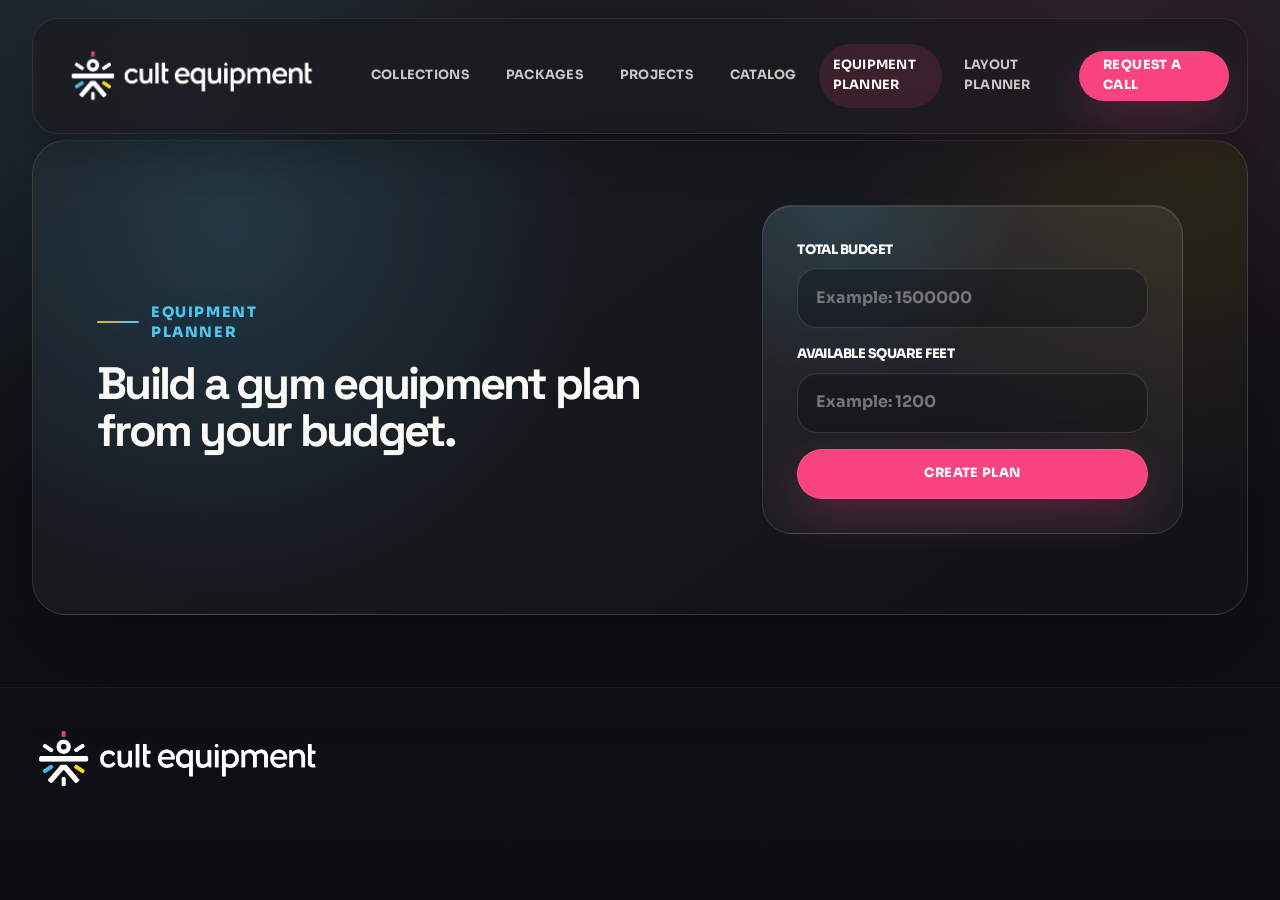
<file: budget-planner.html>
<html lang="en">
  <head>
    <meta charset="utf-8" />
    <meta name="viewport" content="width=device-width, initial-scale=1" />
    <title>Equipment Planner | cult equipment</title>
    <meta
      name="description"
      content="Plan a commercial gym equipment mix by budget and square feet using cult equipment cardio and strength pricing."
    />
    <link rel="preconnect" href="https://fonts.googleapis.com" />
    <link rel="preconnect" href="https://fonts.gstatic.com" crossorigin />
    <link
      href="https://fonts.googleapis.com/css2?family=Space+Grotesk:wght@400;500;700&family=Sora:wght@400;500;600;700;800&display=swap"
      rel="stylesheet"
    />
    <link rel="stylesheet" href="styles.css?v=20260730-1" />
  </head>
  <body class="planner-page">
    <div class="page-shell">
      <header class="site-header is-scrolled" data-header>
        <a class="brand" href="index.html" aria-label="cult equipment">
          <img src="assets/cult-equipment-logo.png" alt="cult equipment" />
        </a>
        <button class="nav-toggle" type="button" aria-expanded="false" aria-controls="site-navigation" data-nav-toggle aria-label="Open navigation menu">
          <span></span>
          <span></span>
          <span></span>
        </button>
        <nav class="nav-links" id="site-navigation" aria-label="Primary navigation" data-nav-menu>
          <a class="nav-link nav-link-collections" href="index.html#collections">Collections</a>
          <a class="nav-link nav-link-packages" href="index.html#packages">Packages</a>
          <a class="nav-link nav-link-projects" href="index.html#owners">Projects</a>
          <a class="nav-link nav-link-catalog" href="catalog.html">Catalog</a>
          <a class="nav-link nav-link-planner" href="budget-planner.html" aria-current="page">Equipment Planner</a>
          <a class="nav-link nav-link-layout" href="layout-planner.html">Layout Planner</a>
        </nav>
        <a class="nav-cta" href="index.html#lead-form-wrap">Request a call</a>
      </header>

      <main class="planner-main">
        <section class="planner-hero">
          <div>
            <p class="consult-intro">Equipment Planner</p>
            <h1>Build a gym equipment plan from your budget.</h1>
          </div>
          <form class="planner-card" id="budget-planner-form">
            <label>
              <span>Total Budget</span>
              <input id="planner-budget" name="budget" type="number" min="50000" step="10000" placeholder="Example: 1500000" required />
            </label>
            <label>
              <span>Available Square Feet</span>
              <input id="planner-sqft" name="sqft" type="number" min="100" step="50" placeholder="Example: 1200" required />
            </label>
            <button class="button primary" type="submit">Create Plan</button>
          </form>
        </section>

        <section class="planner-output" id="planner-output" hidden>
          <div class="planner-output-head">
            <div>
              <p class="consult-intro">Recommended Mix</p>
              <h2 id="planner-title">Equipment plan</h2>
            </div>
            <button class="button primary" id="planner-add-quote" type="button">Add Plan To Quote</button>
          </div>

          <div class="planner-summary-grid" id="planner-summary"></div>

          <div class="planner-columns">
            <article class="planner-list-card">
              <div class="planner-list-head">
                <h3>Cardio Plan</h3>
                <span id="planner-cardio-total">₹0</span>
              </div>
              <div class="planner-items" id="planner-cardio-items"></div>
            </article>

            <article class="planner-list-card">
              <div class="planner-list-head">
                <h3>Strength Plan</h3>
                <span id="planner-strength-total">₹0</span>
              </div>
              <div class="planner-items" id="planner-strength-items"></div>
            </article>
          </div>

        </section>
      </main>

      <footer class="site-footer">
        <img src="assets/cult-equipment-logo.png" alt="cult equipment" />
      </footer>
    </div>

    <script src="budget-planner.js?v=20260707-1"></script>
  </body>
</html>
</file>
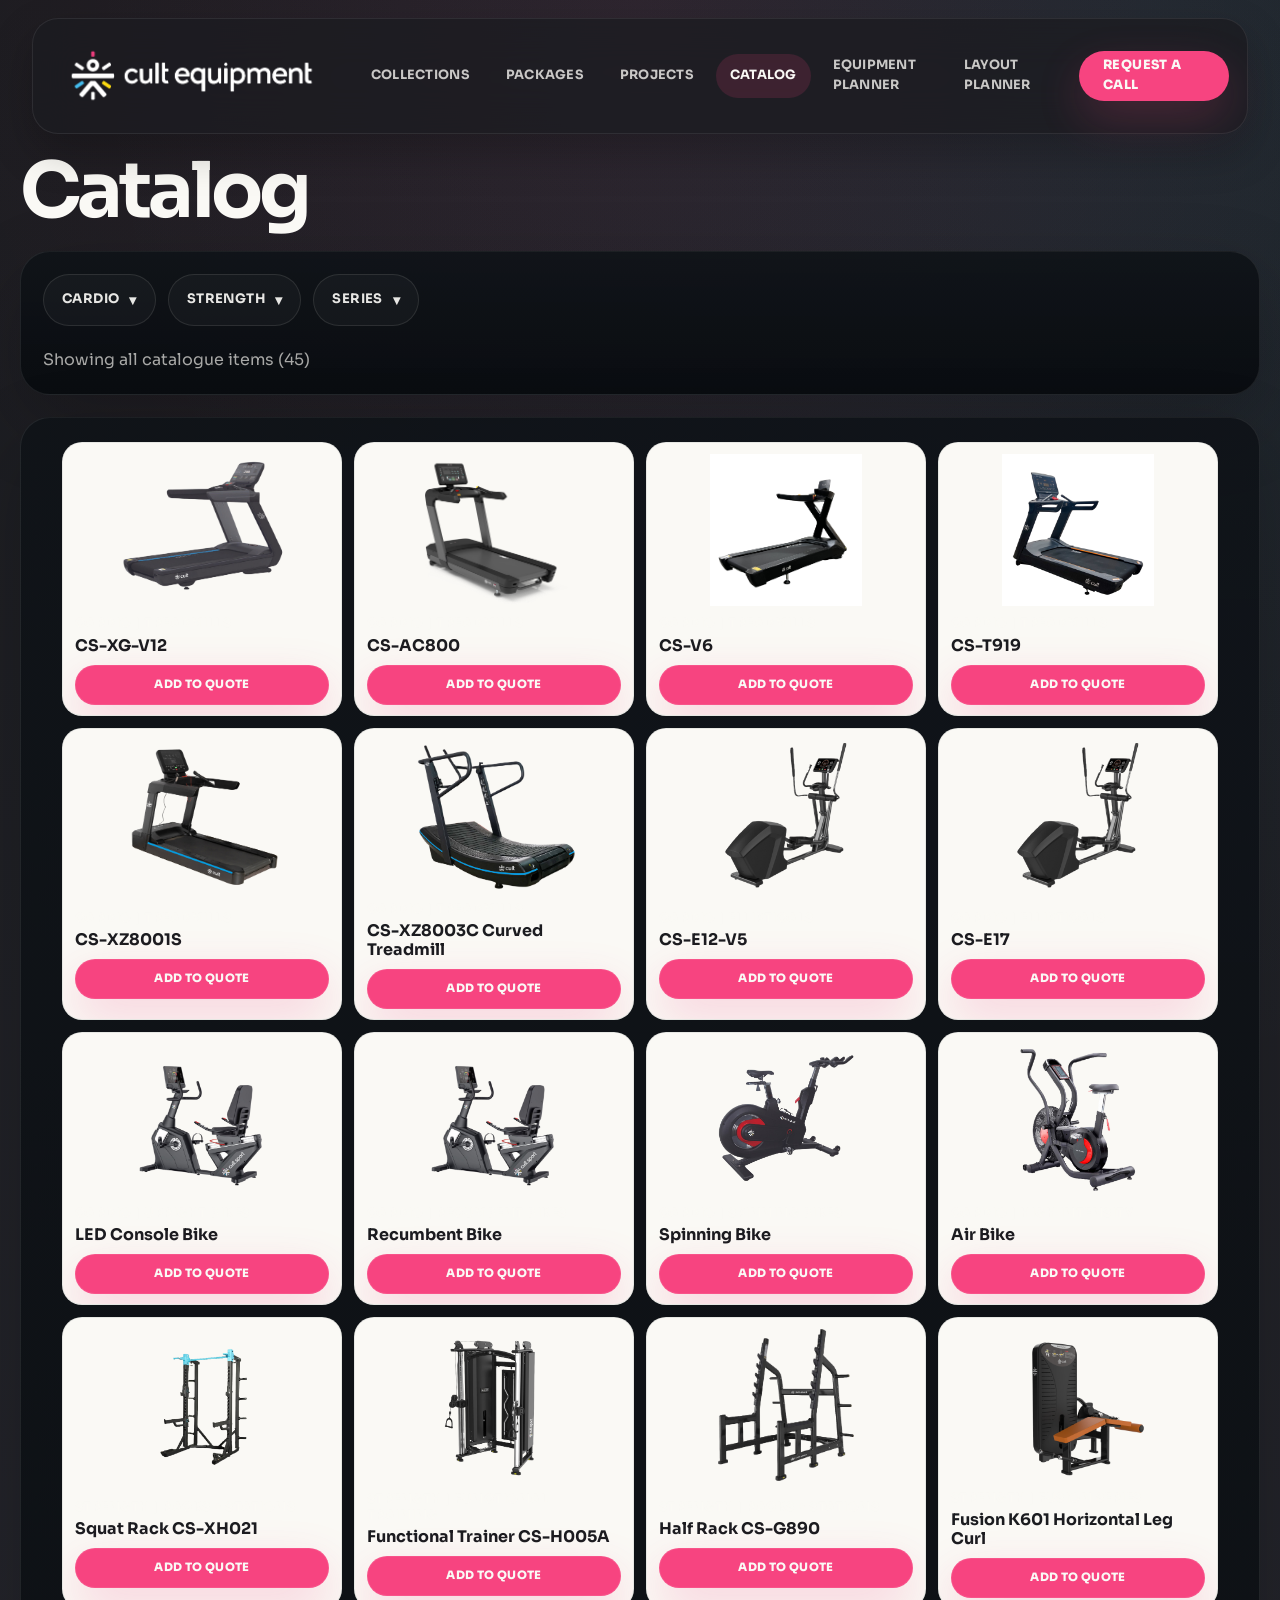
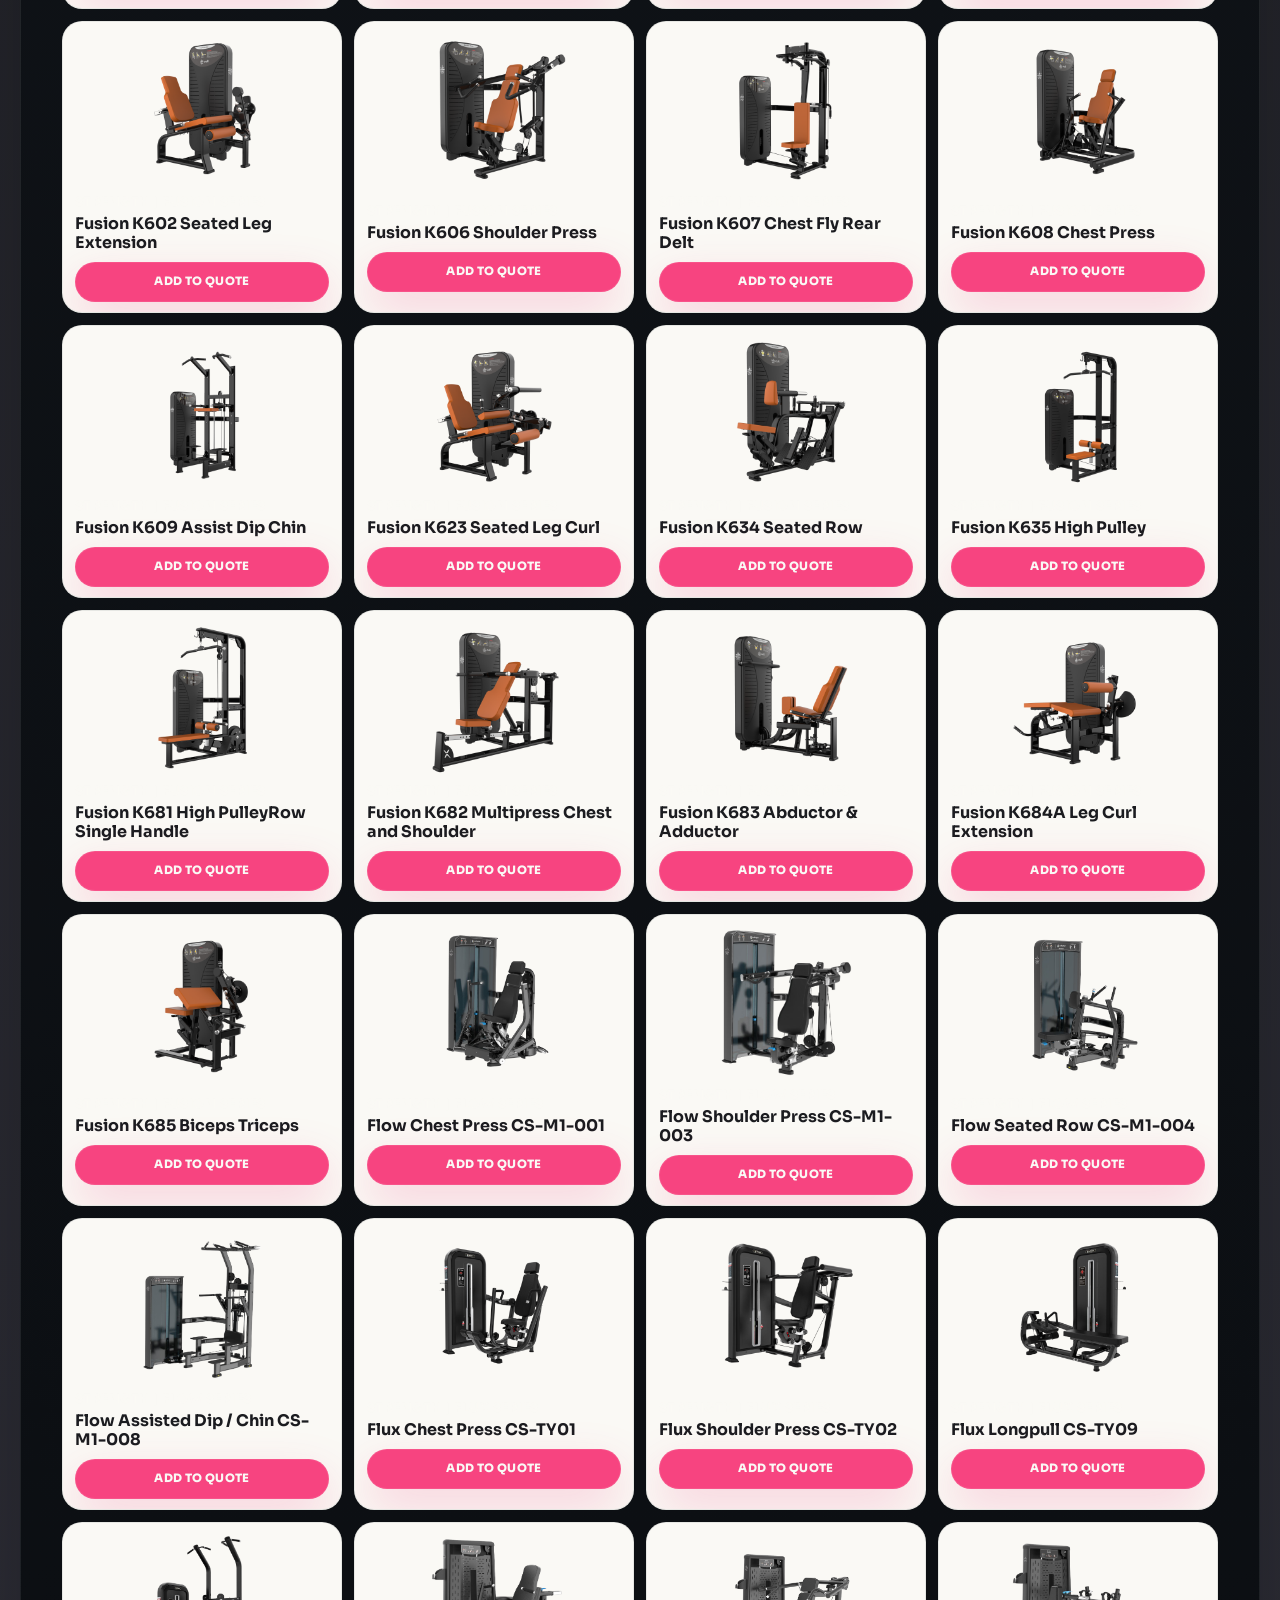
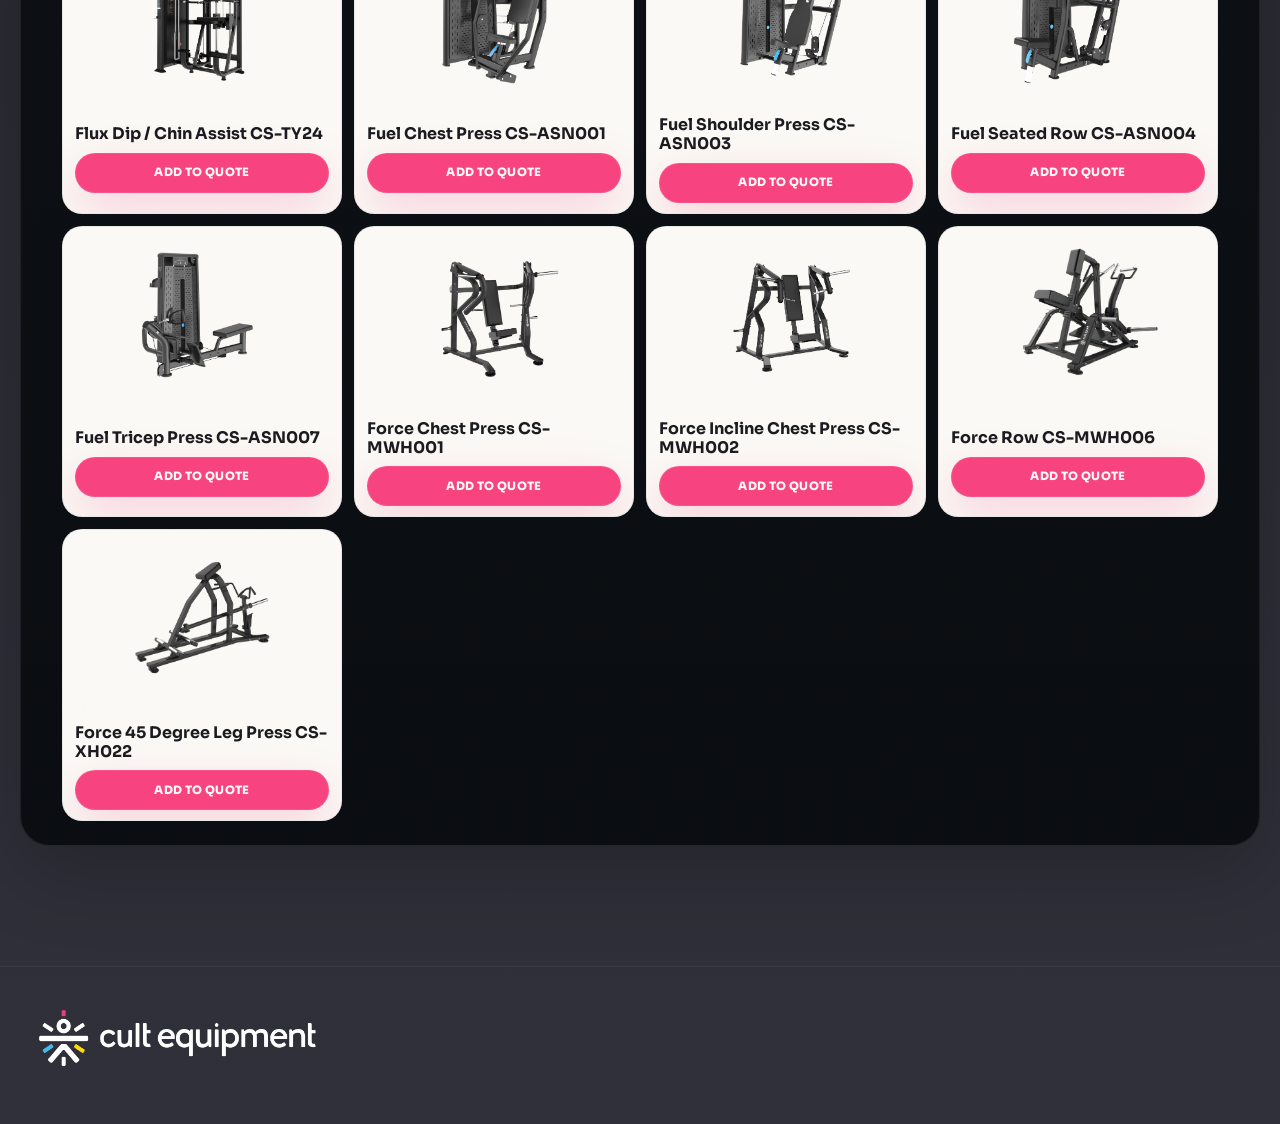
<file: catalog.html>
<!doctype html>
<html lang="en">
  <head>
    <meta charset="utf-8" />
    <meta name="viewport" content="width=device-width, initial-scale=1" />
    <title>cult equipment Catalog | Filtered Equipment Catalogue</title>
    <meta
      name="description"
      content="Browse the cult equipment catalogue with clean filters, series views, and product-by-product equipment cards."
    />
    <link rel="preconnect" href="https://fonts.googleapis.com" />
    <link rel="preconnect" href="https://fonts.gstatic.com" crossorigin />
    <link
      href="https://fonts.googleapis.com/css2?family=Space+Grotesk:wght@400;500;700&family=Sora:wght@400;500;600;700;800&display=swap"
      rel="stylesheet"
    />
    <link rel="stylesheet" href="styles.css?v=20260730-1" />
  </head>
  <body class="catalog-page">
    <div class="page-shell">
      <header class="site-header is-scrolled" data-header>
        <a class="brand" href="index.html" aria-label="cult equipment">
          <img src="assets/cult-equipment-logo.png" alt="cult equipment" />
        </a>
        <button class="nav-toggle" type="button" aria-expanded="false" aria-controls="site-navigation" data-nav-toggle aria-label="Open navigation menu">
          <span></span>
          <span></span>
          <span></span>
        </button>
        <nav class="nav-links" id="site-navigation" aria-label="Primary navigation" data-nav-menu>
          <a class="nav-link nav-link-collections" href="index.html#collections">Collections</a>
          <a class="nav-link nav-link-packages" href="index.html#packages">Packages</a>
          <a class="nav-link nav-link-projects" href="index.html#owners">Projects</a>
          <a class="nav-link nav-link-catalog" href="catalog.html" aria-current="page">Catalog</a>
          <a class="nav-link nav-link-planner" href="budget-planner.html">Equipment Planner</a>
          <a class="nav-link nav-link-layout" href="layout-planner.html">Layout Planner</a>
        </nav>
        <a class="nav-cta" href="index.html#lead-form-wrap">Request a call</a>
      </header>

      <main class="catalog-browser-main">
        <div class="catalog-browser-shell">
          <section class="catalog-title-strip">
            <h1>Catalog</h1>
          </section>

          <section class="catalog-filter-shell">
            <div class="catalog-filter-row" aria-label="Catalogue filters">
              <details class="catalog-filter-dropdown">
                <summary>Cardio</summary>
                <div class="catalog-filter-menu">
                  <button type="button" data-catalog-filter-type="group" data-catalog-filter-group="cardio">All Cardio</button>
                  <button type="button" data-catalog-filter-type="subcategory" data-catalog-filter-group="cardio" data-catalog-filter-value="treadmills">Treadmills</button>
                  <button type="button" data-catalog-filter-type="subcategory" data-catalog-filter-group="cardio" data-catalog-filter-value="ellipticals">Ellipticals</button>
                  <button type="button" data-catalog-filter-type="subcategory" data-catalog-filter-group="cardio" data-catalog-filter-value="upright-bikes">Upright Bikes</button>
                  <button type="button" data-catalog-filter-type="subcategory" data-catalog-filter-group="cardio" data-catalog-filter-value="recumbent-bikes">Recumbent Bikes</button>
                  <button type="button" data-catalog-filter-type="subcategory" data-catalog-filter-group="cardio" data-catalog-filter-value="spinning-bikes">Spinning Bikes</button>
                  <button type="button" data-catalog-filter-type="subcategory" data-catalog-filter-group="cardio" data-catalog-filter-value="high-intensity">High Intensity</button>
                </div>
              </details>

              <details class="catalog-filter-dropdown">
                <summary>Strength</summary>
                <div class="catalog-filter-menu">
                  <button type="button" data-catalog-filter-type="group" data-catalog-filter-group="strength">All Strength</button>
                  <button type="button" data-catalog-filter-type="subcategory" data-catalog-filter-group="strength" data-catalog-filter-value="selectorized-series">Selectorized Series</button>
                  <button type="button" data-catalog-filter-type="subcategory" data-catalog-filter-group="strength" data-catalog-filter-value="plate-loaded-series">Plate Loaded Series</button>
                  <button type="button" data-catalog-filter-type="subcategory" data-catalog-filter-group="strength" data-catalog-filter-value="racks-stations">Racks + Stations</button>
                  <button type="button" data-catalog-filter-type="subcategory" data-catalog-filter-group="strength" data-catalog-filter-value="functional-training">Functional Training</button>
                </div>
              </details>

              <details class="catalog-filter-dropdown">
                <summary>Series</summary>
                <div class="catalog-filter-menu">
                  <button type="button" data-catalog-filter-type="group" data-catalog-filter-group="series">All Series</button>
                  <button type="button" data-catalog-filter-type="series" data-catalog-filter-group="series" data-catalog-filter-value="fusion-series">Fusion Series</button>
                  <button type="button" data-catalog-filter-type="series" data-catalog-filter-group="series" data-catalog-filter-value="flow-series">Flow Series</button>
                  <button type="button" data-catalog-filter-type="series" data-catalog-filter-group="series" data-catalog-filter-value="flux-series">Flux Series</button>
                  <button type="button" data-catalog-filter-type="series" data-catalog-filter-group="series" data-catalog-filter-value="fuel-series">Fuel Series</button>
                  <button type="button" data-catalog-filter-type="series" data-catalog-filter-group="series" data-catalog-filter-value="force-series">Force Series</button>
                </div>
              </details>
            </div>

            <div class="catalog-filter-meta">
              <p id="catalog-results-label">Showing all catalogue items (0)</p>
              <button class="button ghost" id="catalog-clear-filters" type="button" hidden>Clear Filters</button>
            </div>
          </section>

          <section class="catalog-results-shell">
            <div class="catalog-results-grid" id="catalog-results"></div>
          </section>
        </div>
      </main>

      <div class="quote-tray" id="quote-tray" hidden>
        <div class="quote-tray-copy">
          <strong>Quote list saved</strong>
          <span id="quote-count">0 items selected</span>
        </div>
        <div class="quote-tray-actions">
          <button class="button ghost" id="quote-review" type="button">Review Items</button>
          <a class="button primary" href="index.html#lead-form-wrap" data-quote-go-form>Continue to Form</a>
        </div>
      </div>

      <div class="quote-drawer" id="quote-drawer" aria-hidden="true">
        <div class="quote-drawer-card">
          <div class="quote-drawer-head">
            <div>
              <p class="catalog-result-kicker">Selected Equipment</p>
              <h3>Quote List</h3>
              <p>Fill the form to send this equipment list to WhatsApp.</p>
            </div>
            <button class="quote-close" id="quote-close" type="button" aria-label="Close quote list">&times;</button>
          </div>

          <div class="quote-list" id="quote-list"></div>

          <div class="quote-drawer-actions">
            <a class="button primary" href="index.html#lead-form-wrap" data-quote-go-form>Continue to Quote Form</a>
          </div>
        </div>
      </div>

      <footer class="site-footer">
        <img src="assets/cult-equipment-logo.png" alt="cult equipment" />
      </footer>
    </div>

    <script src="catalog.js?v=20260625-3"></script>
  </body>
</html>
</file>
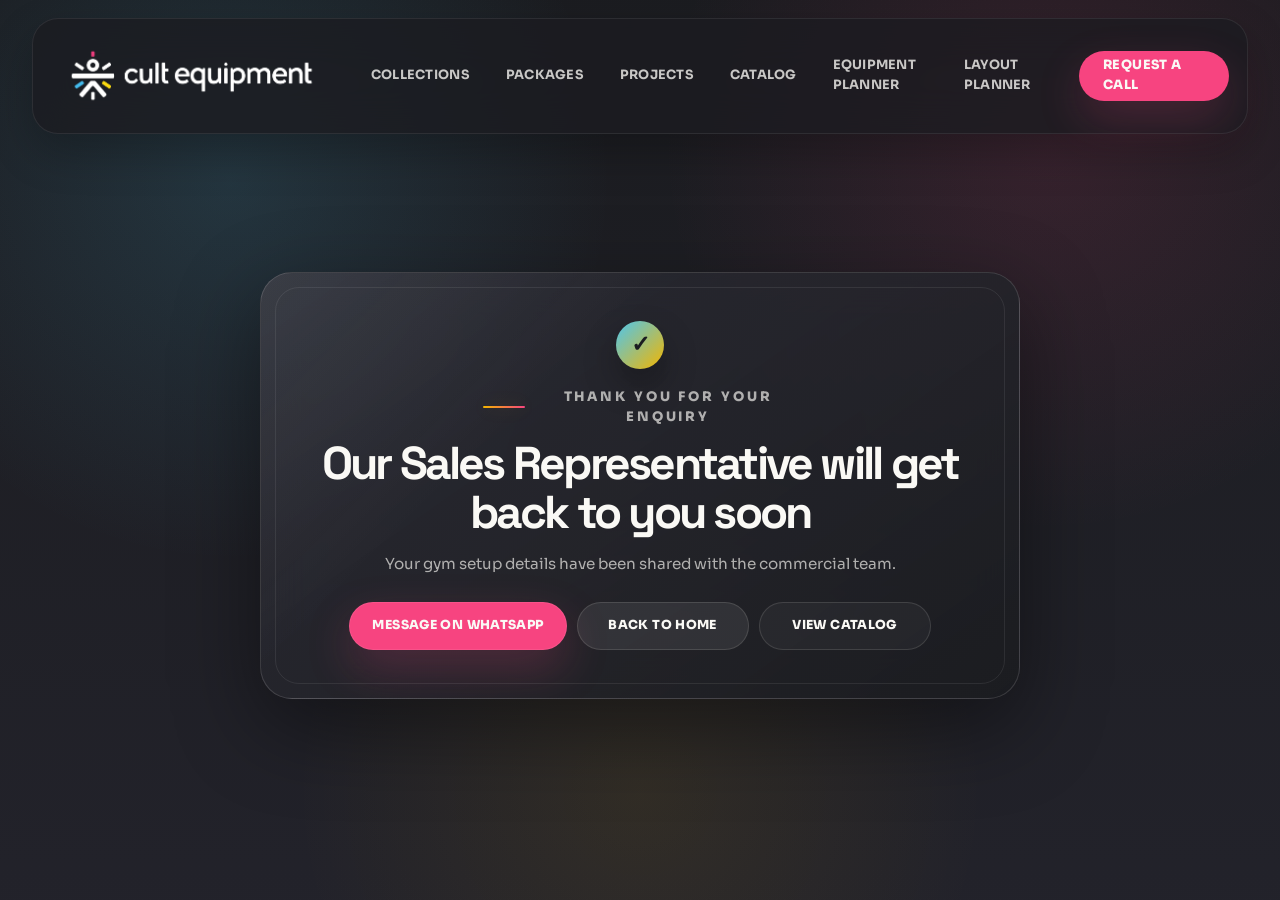
<file: thank-you.html>
<!doctype html>
<html lang="en">
  <head>
    <meta charset="utf-8" />
    <meta name="viewport" content="width=device-width, initial-scale=1" />
    <title>Thank You | cult equipment</title>
    <meta
      name="description"
      content="Thank you for submitting your cult equipment commercial gym setup enquiry."
    />
    <link rel="preconnect" href="https://fonts.googleapis.com" />
    <link rel="preconnect" href="https://fonts.gstatic.com" crossorigin />
    <link
      href="https://fonts.googleapis.com/css2?family=Space+Grotesk:wght@400;500;700&family=Sora:wght@400;500;600;700;800&display=swap"
      rel="stylesheet"
    />
    <link rel="stylesheet" href="styles.css?v=20260730-1" />
  </head>
  <body class="thank-you-page">
    <div class="page-shell">
      <header class="site-header is-scrolled" data-header>
        <a class="brand" href="index.html" aria-label="cult equipment">
          <img src="assets/cult-equipment-logo.png" alt="cult equipment" />
        </a>
        <nav class="nav-links" aria-label="Primary navigation">
          <a class="nav-link" href="index.html#collections">Collections</a>
          <a class="nav-link" href="index.html#packages">Packages</a>
          <a class="nav-link" href="index.html#owners">Projects</a>
          <a class="nav-link" href="catalog.html">Catalog</a>
          <a class="nav-link nav-link-planner" href="budget-planner.html">Equipment Planner</a>
          <a class="nav-link nav-link-layout" href="layout-planner.html">Layout Planner</a>
        </nav>
        <a class="nav-cta" href="index.html#lead-form-wrap">Request a call</a>
      </header>

      <main class="thank-you-main">
        <section class="thank-you-card">
          <div class="thank-you-mark" aria-hidden="true">&check;</div>
          <p class="consult-intro">Thank you for your enquiry</p>
          <h1>Our Sales Representative will get back to you soon</h1>
          <p>
            Your gym setup details have been shared with the commercial team.
          </p>
          <p class="thank-you-whatsapp-note" id="thank-you-whatsapp-note" hidden>
            Your selected equipment list is opening in WhatsApp. If it does not open, tap the WhatsApp button below.
          </p>
          <div class="thank-you-actions">
            <a
              class="button primary thank-you-whatsapp"
              id="thank-you-whatsapp"
              href="https://wa.me/917625030537?text=Hey%2C%20I%20have%20visited%20the%20website%20and%20filled%20form%2C%20Need%20more%20info%21"
              target="_blank"
              rel="noopener noreferrer"
            >
              Message on WhatsApp
            </a>
            <a class="button primary" href="index.html">Back to Home</a>
            <a class="button ghost" href="catalog.html">View Catalog</a>
          </div>
        </section>
      </main>
    </div>
    <script>
      (function () {
        var whatsappUrl = "";
        try {
          whatsappUrl = window.sessionStorage.getItem("cult-equipment-pending-whatsapp") || "";
          window.sessionStorage.removeItem("cult-equipment-pending-whatsapp");
        } catch {
          whatsappUrl = "";
        }

        if (!whatsappUrl) return;

        var link = document.getElementById("thank-you-whatsapp");
        var note = document.getElementById("thank-you-whatsapp-note");
        if (link) {
          link.href = whatsappUrl;
          link.textContent = "Send Equipment List";
        }
        if (note) note.hidden = false;

        window.setTimeout(function () {
          window.location.href = whatsappUrl;
        }, 900);
      })();
    </script>
  </body>
</html>
</file>
<file: styles.css>
:root {
  --action: #30303a;
  --accent: #f74480;
  --link: #e1155f;
  --focus: #4ec6ef;
  --page: #faf9f5;
  --inverse: #1b1c20;
  --success: #1f9d6b;
  --warning: #f3b600;
  --danger: #e0413b;
  --bg: var(--inverse);
  --bg-soft: var(--action);
  --panel: linear-gradient(180deg, rgba(48, 48, 58, 0.84), rgba(27, 28, 32, 0.94));
  --panel-solid: var(--action);
  --panel-border: rgba(250, 249, 245, 0.1);
  --text: var(--page);
  --muted: rgba(250, 249, 245, 0.66);
  --line: rgba(250, 249, 245, 0.08);
  --accent-soft: rgba(247, 68, 128, 0.14);
  --steel: rgba(250, 249, 245, 0.72);
  --ink: var(--inverse);
  --shadow: 0 30px 100px rgba(0, 0, 0, 0.34);
  --radius: 10px;
  --radius-wide: 30px;
  --max: 1520px;
}

* {
  box-sizing: border-box;
}

html {
  scroll-behavior: smooth;
}

body {
  margin: 0;
  color: var(--text);
  background:
    radial-gradient(circle at top, rgba(78, 198, 239, 0.14), transparent 22%),
    radial-gradient(circle at 20% 10%, rgba(243, 182, 0, 0.07), transparent 24%),
    linear-gradient(180deg, var(--inverse) 0%, var(--action) 100%);
  font-family: "Sora", sans-serif;
  line-height: 1.55;
}

img,
video {
  display: block;
  max-width: 100%;
}

a {
  color: inherit;
  text-decoration: none;
}

button,
input,
select {
  font: inherit;
}

.page-shell {
  min-height: 100vh;
}

.thank-you-main {
  min-height: 100svh;
  display: grid;
  place-items: center;
  padding: 122px clamp(18px, 4vw, 52px) 52px;
  background:
    radial-gradient(circle at 18% 20%, rgba(78, 198, 239, 0.14), transparent 30%),
    radial-gradient(circle at 82% 16%, rgba(247, 68, 128, 0.12), transparent 30%),
    radial-gradient(circle at 50% 88%, rgba(243, 182, 0, 0.08), transparent 34%),
    linear-gradient(180deg, rgba(27, 28, 32, 0.99), rgba(34, 34, 42, 0.98));
}

.thank-you-card {
  position: relative;
  width: min(760px, 100%);
  padding: clamp(26px, 4.2vw, 48px);
  overflow: hidden;
  border: 1px solid rgba(250, 249, 245, 0.14);
  border-radius: 32px;
  background:
    linear-gradient(135deg, rgba(250, 249, 245, 0.07), transparent 34%),
    linear-gradient(145deg, rgba(48, 48, 58, 0.72), rgba(27, 28, 32, 0.98));
  box-shadow: 0 28px 86px rgba(0, 0, 0, 0.42);
  text-align: center;
  backdrop-filter: blur(22px);
}

.thank-you-card::before {
  content: "";
  position: absolute;
  inset: 14px;
  pointer-events: none;
  border: 1px solid rgba(250, 249, 245, 0.08);
  border-radius: 24px;
}

.thank-you-mark {
  display: grid;
  place-items: center;
  width: 48px;
  height: 48px;
  margin: 0 auto 18px;
  border-radius: 999px;
  color: var(--inverse);
  background: linear-gradient(135deg, var(--focus), var(--warning));
  box-shadow: 0 16px 34px rgba(0, 0, 0, 0.3);
  font-size: 1.45rem;
  font-weight: 900;
}

.thank-you-card .consult-intro {
  font-size: clamp(0.82rem, 1vw, 0.96rem);
  letter-spacing: 0.22em;
}

.thank-you-card h1 {
  max-width: 660px;
  margin: 12px auto 16px;
  font-family: "Space Grotesk", "Aptos Display", sans-serif;
  font-size: clamp(2rem, 3.6vw, 3.65rem);
  line-height: 1.05;
  letter-spacing: -0.06em;
}

.thank-you-card p {
  max-width: 520px;
  margin: 0 auto;
  color: var(--muted);
  font-size: clamp(0.95rem, 1.08vw, 1.06rem);
  line-height: 1.55;
}

.thank-you-actions {
  display: flex;
  flex-wrap: wrap;
  justify-content: center;
  gap: 10px;
  margin-top: 26px;
}

.thank-you-actions .button {
  min-width: 172px;
  min-height: 48px;
  padding-inline: 22px;
  font-size: 0.78rem;
}

.thank-you-actions .thank-you-whatsapp {
  background: var(--success);
  color: var(--page);
  box-shadow: 0 16px 38px rgba(31, 157, 107, 0.22);
}

.thank-you-actions .button.primary + .button.primary {
  background: rgba(250, 249, 245, 0.08);
  color: var(--text);
  border-color: rgba(250, 249, 245, 0.12);
  box-shadow: none;
}

.thank-you-whatsapp-note {
  margin-top: 18px !important;
  color: rgba(250, 249, 245, 0.8) !important;
  font-size: 0.94rem !important;
}

@media (max-width: 720px) {
  .thank-you-main {
    padding: 104px 14px 30px;
  }

  .thank-you-card {
    padding: 26px 17px 22px;
    border-radius: 26px;
  }

  .thank-you-card::before {
    inset: 10px;
    border-radius: 20px;
  }

  .thank-you-mark {
    width: 42px;
    height: 42px;
    margin-bottom: 14px;
    font-size: 1.2rem;
  }

  .thank-you-card h1 {
    font-size: clamp(1.85rem, 9.6vw, 2.55rem);
    letter-spacing: -0.065em;
  }

  .thank-you-actions {
    display: grid;
    gap: 10px;
  }

  .thank-you-actions .button {
    width: 100%;
    min-width: 0;
  }
}

.site-header {
  position: fixed;
  top: 18px;
  left: clamp(16px, 3vw, 32px);
  right: clamp(16px, 3vw, 32px);
  z-index: 40;
  display: flex;
  align-items: center;
  justify-content: space-between;
  gap: 24px;
  padding: 14px 18px 14px 22px;
  border: 1px solid transparent;
  border-radius: 26px;
  transition: background 180ms ease, border-color 180ms ease, backdrop-filter 180ms ease, box-shadow 180ms ease;
}

.site-header.is-scrolled {
  background: rgba(27, 28, 32, 0.78);
  border-color: rgba(250, 249, 245, 0.08);
  box-shadow: 0 18px 44px rgba(0, 0, 0, 0.24);
  backdrop-filter: blur(22px);
}

.site-header.is-nav-open {
  background: rgba(27, 28, 32, 0.84);
  border-color: rgba(250, 249, 245, 0.1);
  box-shadow: 0 18px 44px rgba(0, 0, 0, 0.26);
  backdrop-filter: blur(22px);
}

.brand img,
.site-footer img {
  width: 320px;
  height: auto;
}

.nav-links {
  display: flex;
  align-items: center;
  gap: 8px;
  font-size: 0.8rem;
  font-weight: 700;
  letter-spacing: 0.02em;
  text-transform: uppercase;
}

.nav-links a {
  color: rgba(250, 249, 245, 0.78);
  padding: 12px 14px;
  border-radius: 999px;
  transition: color 160ms ease, background 160ms ease;
}

.nav-links a:hover {
  color: var(--text);
  background: rgba(250, 249, 245, 0.05);
}

.nav-links a[aria-current="page"] {
  color: var(--text);
  background: rgba(247, 68, 128, 0.14);
}

.nav-toggle {
  display: none;
  align-items: center;
  justify-content: center;
  flex-direction: column;
  gap: 5px;
  width: 50px;
  height: 50px;
  padding: 0;
  border: 1px solid rgba(250, 249, 245, 0.12);
  border-radius: 18px;
  background: rgba(250, 249, 245, 0.03);
  color: var(--text);
  cursor: pointer;
  transition: border-color 160ms ease, background 160ms ease, transform 160ms ease;
}

.nav-toggle:hover {
  border-color: rgba(78, 198, 239, 0.5);
  background: rgba(250, 249, 245, 0.06);
}

.nav-toggle span {
  display: block;
  width: 18px;
  height: 2px;
  border-radius: 999px;
  background: currentColor;
  transition: transform 180ms ease, opacity 180ms ease;
}

.site-header.is-nav-open .nav-toggle span:nth-child(1) {
  transform: translateY(7px) rotate(45deg);
}

.site-header.is-nav-open .nav-toggle span:nth-child(2) {
  opacity: 0;
}

.site-header.is-nav-open .nav-toggle span:nth-child(3) {
  transform: translateY(-7px) rotate(-45deg);
}

.nav-cta,
.button {
  display: inline-flex;
  align-items: center;
  justify-content: center;
  min-height: 50px;
  border-radius: 999px;
  padding: 0 24px;
  font-size: 0.8rem;
  font-weight: 800;
  letter-spacing: 0.03em;
  text-transform: uppercase;
  transition: transform 180ms ease, box-shadow 180ms ease, background 180ms ease, border-color 180ms ease;
}

.nav-cta {
  color: var(--page);
  background: var(--accent);
  box-shadow: 0 18px 46px rgba(247, 68, 128, 0.2);
}

.hero {
  position: relative;
  overflow: hidden;
  min-height: 100vh;
  padding: 0 20px;
  display: flex;
  align-items: stretch;
}

.hero-grid,
.hero-glow,
.hero-video,
.hero-video-overlay {
  position: absolute;
  inset: 0;
}

.hero-video {
  width: 100%;
  height: 100%;
  object-fit: cover;
  object-position: center center;
}

.hero-video-overlay {
  background:
    linear-gradient(90deg, rgba(27, 28, 32, 0.5) 0%, rgba(27, 28, 32, 0.18) 42%, rgba(27, 28, 32, 0.3) 100%),
    linear-gradient(180deg, rgba(27, 28, 32, 0.08) 0%, rgba(27, 28, 32, 0.24) 100%);
  pointer-events: none;
}

.hero-video-only {
  position: relative;
  min-height: 100svh;
  padding: 0;
  background: var(--inverse);
}

.hero-video-only .hero-video {
  object-fit: cover;
  object-position: center center;
}

.hero-video-only .hero-video-overlay {
  background:
    linear-gradient(180deg, rgba(27, 28, 32, 0.08) 0%, rgba(27, 28, 32, 0.18) 52%, rgba(27, 28, 32, 0.58) 100%),
    linear-gradient(90deg, rgba(27, 28, 32, 0.22), rgba(27, 28, 32, 0.02), rgba(27, 28, 32, 0.2));
}

.hero-video-only::after {
  content: "";
  position: absolute;
  top: clamp(76px, 12vh, 132px);
  left: clamp(28px, 6vw, 118px);
  z-index: 2;
  width: clamp(76px, 8vw, 132px);
  height: clamp(58px, 7vw, 116px);
  pointer-events: none;
  border-radius: 999px;
  background:
    radial-gradient(circle, rgba(27, 28, 32, 0.62) 0%, rgba(27, 28, 32, 0.5) 36%, rgba(27, 28, 32, 0) 72%);
  filter: blur(10px);
}

.hero-grid {
  display: none;
}

.hero-glow-a {
  top: 90px;
  left: -140px;
  width: 360px;
  height: 360px;
  border-radius: 50%;
  background: radial-gradient(circle, rgba(247, 68, 128, 0.22) 0%, rgba(247, 68, 128, 0) 70%);
}

.hero-glow-b {
  top: 220px;
  right: -120px;
  width: 440px;
  height: 440px;
  border-radius: 50%;
  background: radial-gradient(circle, rgba(78, 198, 239, 0.16) 0%, rgba(78, 198, 239, 0) 74%);
}

.hero-full,
.section-head,
.operator-grid,
.collection-stack,
.package-band,
.owner-grid,
.conversion-runway,
.site-footer {
  width: min(100%, var(--max));
  margin: 0 auto;
}

.hero-full {
  position: relative;
  z-index: 2;
  width: min(100%, 1680px);
  min-height: 100vh;
}

.hero-copy,
.section-head,
.operator-card,
.collection-card,
.pack-card,
.owner-story {
  opacity: 0;
  transform: translateY(24px);
  transition: opacity 520ms ease, transform 520ms ease;
}

.is-visible {
  opacity: 1;
  transform: translateY(0);
}

.hero-copy {
  position: absolute;
  left: 0;
  bottom: 148px;
  z-index: 3;
  max-width: 360px;
  padding: 0;
}

.hero-copy::before {
  content: "";
  display: block;
  width: 72px;
  height: 4px;
  margin-bottom: 18px;
  border-radius: 999px;
  background: linear-gradient(90deg, var(--focus), var(--warning));
}

.eyebrow {
  margin: 0 0 16px;
  color: var(--warning);
  font-size: 0.78rem;
  font-weight: 800;
  text-transform: uppercase;
}

h1,
h2,
h3 {
  margin: 0;
  font-family: "Sora", sans-serif;
  line-height: 1;
  letter-spacing: 0;
}

h2 {
  font-size: 3.4rem;
  max-width: 850px;
}

h3 {
  font-size: 1.45rem;
}

.lead-head p:last-child,
.operator-card p,
.collection-copy h3,
.owner-copy p {
  color: var(--muted);
}

.hero-kicker {
  margin: 0;
  color: var(--text);
  font-family: "Sora", sans-serif;
  font-size: clamp(2.35rem, 3vw, 3.35rem);
  font-weight: 800;
  line-height: 0.92;
  letter-spacing: -0.055em;
}

.hero-actions {
  display: flex;
  flex-wrap: wrap;
  gap: 14px;
  margin-top: 20px;
}

.button {
  border: 1px solid rgba(250, 249, 245, 0.08);
}

.button.primary,
.submit {
  color: var(--page);
  background: var(--accent);
}

.button.primary {
  min-width: 172px;
  box-shadow: 0 18px 46px rgba(247, 68, 128, 0.22);
}

.button.ghost,
.button.ghost.light {
  color: var(--text);
  border-color: rgba(250, 249, 245, 0.12);
  background: rgba(250, 249, 245, 0.04);
}

.button.ghost.light {
  color: var(--ink);
  border-color: rgba(27, 28, 32, 0.08);
  background: var(--page);
}

.hero-bottom {
  position: absolute;
  right: 0;
  bottom: 34px;
  left: 0;
  display: flex;
  align-items: flex-end;
  justify-content: flex-end;
  gap: 24px;
  pointer-events: none;
}

.hero-video-switcher {
  display: flex;
  flex-wrap: wrap;
  justify-content: flex-end;
  gap: 10px;
  max-width: 520px;
  pointer-events: auto;
}

.hero-video-switcher-right {
  flex-direction: column;
  align-items: flex-end;
}

.equipment-slider-section {
  position: relative;
  display: flex;
  align-items: flex-start;
  min-height: 0;
  padding: 92px 20px 0;
  background:
    linear-gradient(180deg, rgba(27, 28, 32, 0.96), rgba(27, 28, 32, 0.84));
}

.operators .equipment-slider-section {
  padding: 36px 0 42px;
  background: transparent;
}

.operators .equipment-slider-shell {
  width: 100%;
}

.equipment-slider-shell {
  width: min(100%, var(--max));
  margin: 0 auto;
}

.series-carousel {
  position: relative;
}

.series-carousel-stage {
  position: relative;
  overflow: hidden;
  min-height: 500px;
  padding: 34px 28px 34px;
  border-radius: 42px;
  background:
    radial-gradient(circle at 50% 22%, rgba(78, 198, 239, 0.16), transparent 30%),
    radial-gradient(circle at 50% 100%, rgba(243, 182, 0, 0.08), transparent 32%),
    linear-gradient(180deg, rgba(48, 48, 58, 0.62), rgba(27, 28, 32, 0.98));
  box-shadow: inset 0 1px 0 rgba(250, 249, 245, 0.04), 0 34px 80px rgba(0, 0, 0, 0.36);
}

.series-carousel-stage::before,
.series-carousel-stage::after {
  content: "";
  position: absolute;
  top: 0;
  bottom: 0;
  z-index: 4;
  width: clamp(42px, 8vw, 130px);
  pointer-events: none;
}

.series-carousel-stage::before {
  left: 0;
  background: linear-gradient(90deg, rgba(27, 28, 32, 0.98), rgba(27, 28, 32, 0));
}

.series-carousel-stage::after {
  right: 0;
  background: linear-gradient(270deg, rgba(27, 28, 32, 0.98), rgba(27, 28, 32, 0));
}

.series-carousel-ceiling {
  position: absolute;
  top: -36px;
  left: 50%;
  width: min(58%, 760px);
  height: 180px;
  transform: translateX(-50%);
  border-radius: 50%;
  background: radial-gradient(circle, rgba(78, 198, 239, 0.22) 0%, rgba(78, 198, 239, 0.1) 36%, rgba(78, 198, 239, 0) 72%);
  filter: blur(10px);
  pointer-events: none;
}

.series-carousel-beam {
  position: absolute;
  top: 22px;
  width: clamp(120px, 18vw, 220px);
  height: 12px;
  border-radius: 999px;
  background: linear-gradient(90deg, rgba(78, 198, 239, 0), rgba(78, 198, 239, 0.95), rgba(243, 182, 0, 0.82), rgba(78, 198, 239, 0));
  box-shadow: 0 0 28px rgba(78, 198, 239, 0.28);
}

.beam-left {
  left: 22%;
}

.beam-right {
  right: 22%;
}

.series-carousel-floor {
  position: absolute;
  right: 24px;
  bottom: 0;
  left: 24px;
  height: 208px;
  border-radius: 18px 18px 90px 90px;
  background:
    linear-gradient(180deg, rgba(78, 198, 239, 0.14), rgba(78, 198, 239, 0.03)),
    linear-gradient(180deg, rgba(48, 48, 58, 0.9), rgba(27, 28, 32, 0.96));
  border: 1px solid rgba(250, 249, 245, 0.06);
  box-shadow: inset 0 12px 38px rgba(250, 249, 245, 0.05), 0 14px 30px rgba(0, 0, 0, 0.22);
}

.series-carousel-track {
  position: relative;
  z-index: 2;
  display: flex;
  align-items: stretch;
  width: max-content;
  gap: clamp(18px, 2vw, 32px);
  animation: seriesMarquee 34s linear infinite;
  will-change: transform;
}

.series-carousel-slide {
  position: relative;
  display: grid;
  flex: 0 0 clamp(760px, 78vw, 1260px);
  align-content: start;
  gap: 2px;
}

.series-carousel-label {
  position: relative;
  z-index: 2;
  display: grid;
  justify-items: center;
  gap: 0;
  text-align: center;
  margin-bottom: -10px;
}

.series-carousel-label p {
  margin: 0;
  color: rgba(250, 249, 245, 0.78);
  font-size: 0.68rem;
  font-weight: 800;
  letter-spacing: 0.28em;
  text-transform: uppercase;
}

.series-carousel-label h2 {
  margin: 0;
  color: var(--page);
  font-size: clamp(1.85rem, 3.8vw, 3.3rem);
  font-weight: 800;
  line-height: 0.9;
  letter-spacing: -0.05em;
  text-transform: uppercase;
}

.series-carousel-label span {
  display: inline-flex;
  width: 92px;
  height: 3px;
  border-radius: 999px;
  background: linear-gradient(90deg, rgba(78, 198, 239, 0), var(--focus), var(--warning), rgba(78, 198, 239, 0));
}

.series-carousel-products {
  position: relative;
  z-index: 2;
  display: grid;
  grid-template-columns: repeat(3, minmax(0, 1fr));
  align-items: end;
  gap: 2px;
  min-height: 430px;
  margin-inline: -18px;
}

.series-product {
  display: grid;
  justify-items: center;
  gap: 4px;
}

.series-product.media-center {
  transform: none;
}

.series-product-image {
  display: flex;
  align-items: flex-end;
  justify-content: center;
  width: 100%;
  height: clamp(280px, 27vw, 410px);
  min-height: 0;
  isolation: isolate;
  overflow: visible;
}

.series-product img {
  width: auto;
  max-width: none;
  height: 100%;
  max-height: 100%;
  object-fit: contain;
  transform-origin: center bottom;
  filter: contrast(1.03) saturate(0.98) drop-shadow(0 18px 28px rgba(0, 0, 0, 0.28));
}

.series-product img.image-shift-left {
  transform: translateX(-26px);
}

.series-product img.image-fit-right {
  transform: translateX(-42px);
}

.series-product strong {
  color: rgba(250, 249, 245, 0.96);
  font-size: 0.88rem;
  font-weight: 800;
  letter-spacing: 0.08em;
  text-transform: uppercase;
  text-align: center;
  max-width: 14ch;
  line-height: 1.05;
}

.series-carousel-actions {
  position: absolute;
  bottom: 18px;
  left: 50%;
  z-index: 5;
  transform: translateX(-50%);
}

.series-carousel-actions .button,
.series-carousel-actions .button.ghost.light {
  min-width: 226px;
  color: var(--inverse);
  background: rgba(78, 198, 239, 0.92);
  border-color: rgba(78, 198, 239, 0.38);
  box-shadow: 0 16px 34px rgba(78, 198, 239, 0.2), inset 0 -2px 0 rgba(243, 182, 0, 0.32);
  backdrop-filter: blur(16px);
}

@keyframes seriesMarquee {
  from {
    transform: translateX(0);
  }

  to {
    transform: translateX(calc(-50% - clamp(9px, 1vw, 16px)));
  }
}

@media (max-width: 980px) {
  .series-carousel-stage {
    min-height: 500px;
    padding: 28px 20px 30px;
  }

  .series-carousel-ceiling {
    width: min(72%, 620px);
    height: 144px;
  }

  .series-carousel-products {
    gap: 2px;
    min-height: 374px;
    margin-inline: -20px;
  }

  .series-product-image {
    height: clamp(232px, 27vw, 340px);
    min-height: 0;
  }

  .series-product img {
    height: 100%;
  }

  .series-product strong {
    font-size: 0.8rem;
  }
}

.switch-chip {
  min-height: 48px;
  min-width: 208px;
  padding: 0 20px;
  border: 1px solid rgba(250, 249, 245, 0.1);
  border-radius: 999px;
  color: var(--text);
  background: rgba(27, 28, 32, 0.58);
  backdrop-filter: blur(16px);
  font-size: 0.82rem;
  font-weight: 700;
  text-transform: uppercase;
  cursor: pointer;
  box-shadow: inset 0 1px 0 rgba(250, 249, 245, 0.04);
}

.switch-chip.is-active,
.switch-chip:hover {
  color: var(--page);
  border-color: rgba(247, 68, 128, 0.68);
  background: var(--accent);
}

.consult-bar {
  display: grid;
  grid-template-columns: 0.78fr 1.22fr;
  align-items: start;
  gap: 24px;
  margin-bottom: 58px;
}

.consult-copy {
  display: grid;
  gap: 26px;
  padding: 14px 0 8px;
}

.consult-intro {
  display: inline-flex;
  align-items: center;
  gap: 14px;
  margin: 0;
  color: var(--warning);
  font-size: 0.78rem;
  font-weight: 800;
  text-transform: uppercase;
  letter-spacing: 0.14em;
  line-height: 1.4;
  max-width: 460px;
}

.consult-intro::before {
  content: "";
  flex: 0 0 42px;
  height: 2px;
  border-radius: 999px;
  background: linear-gradient(90deg, var(--warning), var(--accent));
  box-shadow: 0 0 18px rgba(243, 182, 0, 0.2);
}

.consult-copy h2 {
  max-width: 560px;
  font-family: "Sora", sans-serif;
  font-size: clamp(3.25rem, 5.5vw, 5.65rem);
  font-weight: 800;
  line-height: 0.88;
  letter-spacing: -0.07em;
  text-wrap: balance;
  text-shadow: 0 18px 44px rgba(0, 0, 0, 0.28);
}

.consult-stats {
  display: grid;
  grid-template-columns: repeat(3, minmax(0, 1fr));
  gap: 14px;
  max-width: 560px;
}

.consult-stat {
  padding: 18px 18px 16px;
  border: 1px solid rgba(250, 249, 245, 0.07);
  border-radius: 24px;
  background:
    linear-gradient(180deg, rgba(250, 249, 245, 0.05), rgba(250, 249, 245, 0.02)),
    rgba(250, 249, 245, 0.02);
  box-shadow: inset 0 1px 0 rgba(250, 249, 245, 0.03);
  backdrop-filter: blur(14px);
}

.consult-stat:nth-child(1) {
  border-color: rgba(247, 68, 128, 0.32);
}

.consult-stat:nth-child(2) {
  border-color: rgba(78, 198, 239, 0.32);
}

.consult-stat:nth-child(3) {
  border-color: rgba(31, 157, 107, 0.38);
}

.consult-stat strong {
  display: block;
  margin-bottom: 8px;
  color: var(--text);
  font-family: "Sora", sans-serif;
  font-size: 1.68rem;
  line-height: 1;
  letter-spacing: -0.05em;
}

.consult-stat:nth-child(1) strong {
  color: var(--accent);
}

.consult-stat:nth-child(2) strong {
  color: var(--focus);
}

.consult-stat:nth-child(3) strong {
  color: var(--success);
}

.consult-stat span {
  display: block;
  color: var(--muted);
  font-size: 0.76rem;
  font-weight: 700;
  text-transform: uppercase;
  line-height: 1.3;
  letter-spacing: 0.08em;
}

.partners-band {
  margin-bottom: 72px;
  overflow: hidden;
}

.partners-head {
  margin-bottom: 28px;
  text-align: center;
}

.partners-head h2 {
  max-width: none;
  font-size: clamp(2.6rem, 5vw, 4.8rem);
  line-height: 0.94;
  letter-spacing: -0.05em;
}

.partners-head h2 span {
  background: linear-gradient(135deg, var(--warning) 0%, var(--accent) 44%, var(--link) 100%);
  -webkit-background-clip: text;
  background-clip: text;
  color: transparent;
}

.partners-marquee {
  position: relative;
  overflow: hidden;
  padding: 20px 0 8px;
}

.partners-marquee::before,
.partners-marquee::after {
  content: "";
  position: absolute;
  top: 0;
  bottom: 0;
  z-index: 2;
  width: clamp(32px, 8vw, 96px);
  pointer-events: none;
}

.partners-marquee::before {
  left: 0;
  background: linear-gradient(90deg, rgba(27, 28, 32, 1), rgba(27, 28, 32, 0));
}

.partners-marquee::after {
  right: 0;
  background: linear-gradient(270deg, rgba(27, 28, 32, 1), rgba(27, 28, 32, 0));
}

.partners-track {
  display: flex;
  align-items: center;
  width: max-content;
  gap: 28px;
  animation: partnerMarquee 30s linear infinite;
}

.partner-logo {
  display: grid;
  place-items: center;
  flex: 0 0 auto;
  width: clamp(156px, 15vw, 220px);
  height: 108px;
  padding: 18px 20px;
  border: 1px solid rgba(250, 249, 245, 0.05);
  border-radius: 28px;
  background: linear-gradient(180deg, rgba(250, 249, 245, 0.045), rgba(250, 249, 245, 0.015));
}

.partner-logo img {
  width: 100%;
  max-height: 62px;
  object-fit: contain;
  filter: brightness(1.08);
}

@keyframes partnerMarquee {
  from {
    transform: translateX(0);
  }
  to {
    transform: translateX(calc(-50% - 14px));
  }
}

.lead-card {
  padding: 28px;
  border: 1px solid var(--panel-border);
  border-radius: 34px;
  background: var(--panel);
  box-shadow: var(--shadow);
  backdrop-filter: blur(18px);
  position: relative;
  overflow: hidden;
}

.lead-card::before,
.collection-card::before,
.pack-card::before,
.owner-story::before,
.catalog-card::before,
.catalog-hero-card::before,
.quote-drawer-card::before {
  content: "";
  position: absolute;
  inset: 0;
  pointer-events: none;
  background: linear-gradient(180deg, rgba(250, 249, 245, 0.06), transparent 22%);
}

.lead-head h2 {
  max-width: none;
  font-size: 2.15rem;
  line-height: 0.98;
}

.lead-head p:last-child {
  margin: 14px 0 0;
  font-size: 0.94rem;
}

.lead-grid {
  display: grid;
  grid-template-columns: 1fr 1fr;
  gap: 12px;
  margin-top: 28px;
}

label {
  display: grid;
  gap: 7px;
  color: rgba(250, 249, 245, 0.78);
  font-size: 0.74rem;
  font-weight: 700;
  text-transform: uppercase;
}

label.wide {
  grid-column: 1 / -1;
}

input,
select {
  width: 100%;
  min-height: 52px;
  border: 1px solid rgba(250, 249, 245, 0.08);
  border-radius: 18px;
  padding: 0 14px;
  color: var(--text);
  background: rgba(250, 249, 245, 0.045);
  outline: none;
  box-shadow: inset 0 1px 0 rgba(250, 249, 245, 0.03);
}

select option {
  color: var(--ink);
}

input:focus,
select:focus {
  border-color: rgba(78, 198, 239, 0.62);
  box-shadow: 0 0 0 3px rgba(78, 198, 239, 0.16);
}

.submit {
  width: 100%;
  margin-top: 16px;
  cursor: pointer;
}

.form-note,
.form-status {
  margin: 12px 0 0;
  color: var(--muted);
  font-size: 0.8rem;
}

.form-status.success {
  color: var(--success);
}

.form-status.error {
  color: var(--danger);
}

.section-dark,
.collections,
.owner-proof {
  padding: 86px 20px;
}

.section-dark {
  background: linear-gradient(180deg, rgba(250, 249, 245, 0.01), rgba(250, 249, 245, 0.03));
}

.collections {
  background:
    radial-gradient(circle at 10% 10%, rgba(247, 68, 128, 0.08), transparent 22%),
    linear-gradient(180deg, var(--inverse) 0%, var(--action) 100%);
}

.owner-proof {
  background:
    linear-gradient(180deg, rgba(250, 249, 245, 0.02), transparent 30%),
    var(--inverse);
}

.section-head {
  margin-bottom: 34px;
}

.section-head.light .eyebrow {
  color: var(--accent);
}

.section-head p:not(.eyebrow) {
  margin: 14px 0 0;
  max-width: 720px;
  color: var(--muted);
}

.operator-grid {
  display: grid;
  grid-template-columns: repeat(3, minmax(0, 1fr));
  gap: 18px;
}

.operator-card {
  min-height: 268px;
  padding: 26px;
  border: 1px solid var(--panel-border);
  border-radius: 28px;
  background: linear-gradient(180deg, rgba(250, 249, 245, 0.05), rgba(250, 249, 245, 0.02));
}

.operator-card span {
  display: inline-flex;
  margin-bottom: 34px;
  color: var(--accent);
  font-size: 0.84rem;
  font-weight: 800;
}

.collection-stack {
  display: grid;
  gap: 18px;
}

.collection-card {
  display: grid;
  grid-template-columns: 1.2fr 1fr;
  align-items: center;
  overflow: hidden;
  border: 1px solid var(--panel-border);
  border-radius: 34px;
  background: linear-gradient(180deg, rgba(250, 249, 245, 0.05), rgba(250, 249, 245, 0.02));
  position: relative;
  box-shadow: 0 24px 72px rgba(0, 0, 0, 0.18);
}

.collection-card.alt {
  grid-template-columns: 1fr 1.2fr;
}

.collection-card.alt .collection-media {
  order: 2;
}

.collection-card.alt .collection-copy {
  order: 1;
}

.collection-media {
  min-height: 420px;
}

.collection-media img {
  width: 100%;
  height: 100%;
  object-fit: cover;
}

.collection-copy {
  padding: 34px;
}

.collection-kicker {
  margin: 0 0 14px;
  color: var(--accent);
  font-size: 0.78rem;
  font-weight: 800;
  text-transform: uppercase;
}

.collection-copy h3 {
  color: var(--text);
  font-size: 2.05rem;
  line-height: 1.08;
}

.collection-copy a {
  display: inline-flex;
  margin-top: 22px;
  color: var(--text);
  font-weight: 800;
  text-transform: uppercase;
}

.catalog-section {
  position: relative;
}

.catalog-toolbar {
  display: flex;
  flex-wrap: wrap;
  gap: 12px;
  margin-bottom: 28px;
}

.catalog-pill {
  min-height: 44px;
  padding: 0 18px;
  border: 1px solid rgba(250, 249, 245, 0.08);
  border-radius: 999px;
  color: var(--steel);
  background: rgba(250, 249, 245, 0.035);
  font-size: 0.82rem;
  font-weight: 700;
  text-transform: uppercase;
  cursor: pointer;
}

.catalog-pill.is-active,
.catalog-pill:hover {
  color: var(--page);
  border-color: rgba(247, 68, 128, 0.72);
  background: var(--accent);
}

.catalog-grid {
  display: grid;
  grid-template-columns: repeat(3, minmax(0, 1fr));
  gap: 22px;
}

.catalog-card {
  display: grid;
  grid-template-rows: auto 1fr;
  overflow: hidden;
  border: 1px solid var(--panel-border);
  border-radius: 30px;
  background: linear-gradient(180deg, rgba(250, 249, 245, 0.045), rgba(250, 249, 245, 0.02));
  box-shadow: 0 22px 60px rgba(0, 0, 0, 0.16);
  position: relative;
}

.catalog-card.is-hidden {
  display: none;
}

.catalog-media {
  display: flex;
  align-items: center;
  justify-content: center;
  min-height: 260px;
  padding: 20px;
  background:
    radial-gradient(circle at top, rgba(250, 249, 245, 0.04), transparent 40%),
    rgba(250, 249, 245, 0.02);
  overflow: hidden;
}

.catalog-media img {
  width: 100%;
  height: 220px;
  object-fit: contain;
  object-position: center;
  transition: transform 220ms ease;
}

.catalog-card:hover .catalog-media img {
  transform: translateY(-2px);
}

.catalog-copy {
  display: grid;
  align-content: start;
  gap: 10px;
  padding: 24px;
}

.catalog-type {
  margin: 0;
  color: var(--accent);
  font-size: 0.76rem;
  font-weight: 800;
  text-transform: uppercase;
  letter-spacing: 0.04em;
}

.catalog-copy h3 {
  font-size: 1.5rem;
  line-height: 1.08;
  min-height: 3.2rem;
}

.catalog-meta {
  margin: 0;
  color: var(--muted);
  font-size: 0.96rem;
}

.catalog-actions {
  display: flex;
  align-items: center;
  justify-content: space-between;
  gap: 12px;
  margin-top: 10px;
}

.catalog-add {
  width: 100%;
}

.catalog-page {
  background:
    radial-gradient(circle at top, rgba(247, 68, 128, 0.08), transparent 18%),
    radial-gradient(circle at 90% 0%, rgba(78, 198, 239, 0.08), transparent 24%),
    linear-gradient(180deg, var(--inverse) 0%, var(--action) 100%);
}

.catalog-page-main {
  padding: 120px 20px 96px;
}

.catalog-page-shell {
  width: min(100%, var(--max));
  margin: 0 auto;
}

.catalog-grid-head {
  display: flex;
  align-items: flex-end;
  justify-content: space-between;
  gap: 20px;
  margin-bottom: 28px;
}

.catalog-count {
  color: var(--steel);
  font-size: 0.78rem;
  font-weight: 700;
  text-transform: uppercase;
}

.catalog-grid-head h1 {
  font-size: clamp(2.8rem, 5vw, 4.8rem);
  line-height: 0.92;
  letter-spacing: -0.05em;
}

.package-band {
  display: grid;
  grid-template-columns: repeat(2, minmax(0, 1fr));
  gap: 18px;
}

.pack-card {
  padding: 32px;
  border: 1px solid var(--panel-border);
  border-radius: 32px;
  background: linear-gradient(180deg, rgba(250, 249, 245, 0.045), rgba(250, 249, 245, 0.02));
  position: relative;
}

.pack-card.featured {
  color: var(--page);
  background: linear-gradient(160deg, var(--accent) 0%, var(--link) 100%);
}

.pack-name {
  margin: 0 0 8px;
  color: var(--accent);
  font-size: 0.78rem;
  font-weight: 800;
  text-transform: uppercase;
}

.pack-card.featured .pack-name {
  color: rgba(250, 249, 245, 0.76);
}

.pack-card h3 {
  font-size: 3.2rem;
}

.pack-card ul {
  display: grid;
  gap: 12px;
  margin: 24px 0;
  padding-left: 20px;
  color: var(--muted);
}

.pack-card.featured ul {
  color: rgba(250, 249, 245, 0.82);
}

.owner-grid {
  display: grid;
  grid-template-columns: repeat(3, minmax(0, 1fr));
  gap: 18px;
}

.owner-story {
  overflow: hidden;
  border: 1px solid var(--panel-border);
  border-radius: 32px;
  background: linear-gradient(180deg, rgba(250, 249, 245, 0.045), rgba(250, 249, 245, 0.02));
  position: relative;
}

.owner-video {
  position: relative;
  aspect-ratio: 4 / 4.4;
  overflow: hidden;
}

.owner-video::after {
  content: "";
  position: absolute;
  inset: auto 0 0;
  height: 34%;
  background: linear-gradient(180deg, rgba(0, 0, 0, 0), rgba(7, 9, 11, 0.82));
}

.owner-video video {
  width: 100%;
  height: 100%;
  object-fit: cover;
}

.owner-copy {
  padding: 22px;
}

.owner-copy h3 {
  margin: 0;
}

.site-footer {
  display: flex;
  align-items: center;
  justify-content: space-between;
  gap: 24px;
  padding: 22px 20px 36px;
  border-top: 1px solid rgba(250, 249, 245, 0.05);
}

.site-footer div {
  display: flex;
  gap: 22px;
  color: var(--steel);
  font-size: 0.82rem;
  font-weight: 700;
  text-transform: uppercase;
}

.quote-tray {
  position: fixed;
  right: 22px;
  bottom: 22px;
  z-index: 55;
  display: flex;
  align-items: center;
  gap: 18px;
  max-width: min(680px, calc(100vw - 112px));
  padding: 16px 18px;
  border: 1px solid rgba(250, 249, 245, 0.08);
  border-radius: 28px;
  background: rgba(27, 28, 32, 0.9);
  box-shadow: 0 26px 64px rgba(0, 0, 0, 0.34);
  backdrop-filter: blur(18px);
}

.quote-tray[hidden] {
  display: none;
}

.quote-tray-copy {
  display: grid;
  gap: 4px;
}

.quote-tray-copy strong {
  font-size: 1rem;
}

.quote-tray-copy span {
  color: var(--muted);
  font-size: 0.82rem;
}

.quote-tray-actions {
  display: flex;
  align-items: center;
  gap: 10px;
}

.quote-drawer {
  position: fixed;
  inset: 0;
  z-index: 58;
  display: grid;
  justify-items: end;
  padding: 22px;
  background: rgba(4, 6, 8, 0.48);
  opacity: 0;
  pointer-events: none;
  transition: opacity 180ms ease;
}

.quote-drawer.is-open {
  opacity: 1;
  pointer-events: auto;
}

.quote-drawer-card {
  display: grid;
  grid-template-rows: auto 1fr auto;
  width: min(420px, 100%);
  height: min(680px, calc(100vh - 44px));
  padding: 22px;
  border: 1px solid var(--panel-border);
  border-radius: 34px;
  background: linear-gradient(180deg, rgba(17, 21, 27, 0.96), rgba(11, 15, 20, 0.98));
  box-shadow: 0 28px 70px rgba(0, 0, 0, 0.4);
  position: relative;
  overflow: hidden;
}

.quote-drawer-head {
  display: flex;
  align-items: flex-start;
  justify-content: space-between;
  gap: 16px;
  margin-bottom: 18px;
}

.quote-close {
  width: 42px;
  height: 42px;
  border: 1px solid rgba(250, 249, 245, 0.12);
  border-radius: 50%;
  color: var(--text);
  background: transparent;
  font-size: 1.8rem;
  line-height: 1;
  cursor: pointer;
}

.quote-list {
  display: grid;
  align-content: start;
  gap: 12px;
  overflow: auto;
  padding-right: 4px;
}

.quote-item {
  display: grid;
  grid-template-columns: 1fr auto;
  gap: 10px;
  padding: 14px;
  border: 1px solid rgba(250, 249, 245, 0.08);
  border-radius: 18px;
  background: rgba(250, 249, 245, 0.03);
}

.quote-item-copy {
  display: grid;
  gap: 4px;
}

.quote-item-copy strong {
  font-size: 0.98rem;
  line-height: 1.25;
}

.quote-item-copy span {
  color: var(--muted);
  font-size: 0.82rem;
}

.quote-item-controls {
  display: inline-flex;
  align-items: center;
  gap: 8px;
}

.quote-step,
.quote-remove {
  display: inline-flex;
  align-items: center;
  justify-content: center;
  width: 34px;
  height: 34px;
  border: 1px solid rgba(250, 249, 245, 0.12);
  border-radius: 50%;
  color: var(--text);
  background: transparent;
  cursor: pointer;
}

.quote-step:hover,
.quote-remove:hover,
.quote-close:hover {
  border-color: rgba(78, 198, 239, 0.56);
}

.quote-qty {
  min-width: 20px;
  text-align: center;
  font-weight: 700;
}

.quote-empty {
  margin: 0;
  color: var(--muted);
  font-size: 0.96rem;
}

.quote-drawer-actions {
  margin-top: 18px;
}

.quote-drawer-actions .button {
  width: 100%;
}

.mobile-sticky-cta {
  display: none;
}

.whatsapp-float {
  position: fixed;
  right: 22px;
  bottom: 22px;
  z-index: 60;
  display: inline-flex;
  align-items: center;
  justify-content: center;
  width: 62px;
  height: 62px;
  border-radius: 50%;
  color: var(--page);
  background: var(--success);
  box-shadow: 0 18px 44px rgba(0, 0, 0, 0.34);
  transition: transform 180ms ease, box-shadow 180ms ease;
}

.whatsapp-float:hover {
  transform: translateY(-2px);
  box-shadow: 0 24px 52px rgba(0, 0, 0, 0.4);
}

.whatsapp-float svg {
  width: 30px;
  height: 30px;
}

@media (max-width: 1240px) {
  .hero-copy {
    left: 0;
    bottom: 156px;
    max-width: 390px;
  }

  .hero-full {
    min-height: 100vh;
  }

  .hero-bottom {
    padding-bottom: 34px;
  }

  .hero-video-switcher {
    max-width: 680px;
    justify-content: flex-end;
  }

  .consult-bar {
    grid-template-columns: 1fr;
  }

  .consult-stats {
    max-width: 100%;
  }

  .partner-logo {
    width: 188px;
  }

  .catalog-hero {
    display: block;
  }
}

@media (max-width: 980px) {
  .site-header {
    flex-wrap: wrap;
    align-items: center;
    row-gap: 10px;
  }

  .nav-links {
    display: flex;
    order: 3;
    width: 100%;
    flex-wrap: nowrap;
    justify-content: flex-start;
    overflow-x: auto;
    gap: 6px;
    padding-top: 2px;
    scrollbar-width: none;
    -ms-overflow-style: none;
  }

  .nav-links::-webkit-scrollbar {
    display: none;
  }

  .nav-links a {
    flex: 0 0 auto;
    white-space: nowrap;
    padding: 10px 12px;
    font-size: 0.74rem;
  }

  h1 {
    font-size: 4rem;
  }

  h2 {
    font-size: 2.7rem;
  }

  .operator-grid,
  .owner-grid,
  .package-band,
  .catalog-grid {
    grid-template-columns: 1fr;
  }

  .collection-card,
  .collection-card.alt {
    grid-template-columns: 1fr;
  }

  .collection-card.alt .collection-media,
  .collection-card.alt .collection-copy {
    order: initial;
  }

  .collection-media {
    min-height: 320px;
  }

  .hero {
    min-height: 860px;
  }

  .catalog-grid-head {
    flex-direction: column;
    align-items: flex-start;
  }
}

@media (max-width: 720px) {
  .site-header {
    position: fixed;
    top: 12px;
    left: 12px;
    right: 12px;
    flex-wrap: nowrap;
    align-items: center;
    padding: 12px 14px;
    border-radius: 20px;
  }

  .brand img {
    width: 180px;
  }

  .nav-toggle {
    display: inline-flex;
    margin-left: auto;
    flex: 0 0 auto;
  }

  .nav-cta {
    display: none;
  }

  .nav-links {
    position: absolute;
    top: calc(100% + 10px);
    right: 0;
    z-index: 5;
    display: flex;
    width: min(228px, calc(100vw - 24px));
    flex-direction: column;
    align-items: stretch;
    gap: 4px;
    padding: 10px;
    border: 1px solid rgba(250, 249, 245, 0.09);
    border-radius: 20px;
    background: linear-gradient(180deg, rgba(12, 16, 21, 0.96), rgba(8, 11, 15, 0.98));
    box-shadow: 0 24px 56px rgba(0, 0, 0, 0.34);
    backdrop-filter: blur(20px);
    opacity: 0;
    pointer-events: none;
    transform: translateY(-8px) scale(0.98);
    transition: opacity 180ms ease, transform 180ms ease;
    overflow: visible;
    padding-top: 10px;
  }

  .site-header.is-nav-open .nav-links {
    opacity: 1;
    pointer-events: auto;
    transform: translateY(0) scale(1);
  }

  .nav-links a {
    width: 100%;
    padding: 12px 14px;
    font-size: 0.8rem;
  }

  .nav-link-catalog {
    order: 1;
  }

  .nav-link-planner {
    order: 2;
  }

  .nav-link-layout {
    order: 3;
  }

  .nav-link-collections {
    order: 4;
  }

  .nav-link-packages {
    order: 5;
  }

  .nav-link-projects {
    order: 6;
  }

  .hero {
    min-height: 760px;
    padding: 0 16px;
  }

  .hero-video-only {
    min-height: 58svh;
    height: 58svh;
    max-height: 440px;
    padding: 0;
  }

  .hero-video-only .hero-video {
    object-position: center center;
  }

  .hero-video-only::after {
    top: 58px;
    left: 20px;
    width: 82px;
    height: 68px;
    filter: blur(12px);
  }

  .equipment-slider-section {
    min-height: 0;
    padding: 72px 12px 26px;
  }

  .operators .equipment-slider-section {
    padding: 24px 0 30px;
  }

  .series-carousel-stage {
    min-height: 324px;
    padding: 10px 10px 10px;
    border-radius: 26px 26px 0 0;
  }

  .series-carousel-ceiling {
    top: -28px;
    width: min(78%, 360px);
    height: 88px;
  }

  .series-carousel-beam {
    top: 10px;
    width: 52px;
    height: 5px;
  }

  .beam-left {
    left: 16%;
  }

  .beam-right {
    right: 16%;
  }

  .series-carousel-floor {
    right: 0;
    bottom: 0;
    left: 0;
    height: 118px;
    border-radius: 20px 20px 0 0;
  }

  .series-carousel-label h2 {
    font-size: 1.16rem;
  }

  .series-carousel-label p {
    font-size: 0.54rem;
    letter-spacing: 0.18em;
  }

  .series-carousel-label span {
    width: 58px;
  }

  .series-carousel-slide {
    gap: 0;
    flex-basis: min(760px, 168vw);
  }

  .series-carousel-products {
    grid-template-columns: repeat(3, minmax(0, 1fr));
    gap: 0;
    min-height: 204px;
    margin-inline: -18px;
  }

  .series-product {
    gap: 4px;
  }

  .series-product.media-center {
    transform: translateY(0);
  }

  .series-product-image {
    height: clamp(128px, 42vw, 172px);
    min-height: 0;
  }

  .series-product img {
    max-width: none;
    height: 100%;
  }

  .series-product img.image-shift-left {
    transform: translateX(-10px);
  }

  .series-product img.image-fit-right {
    transform: translateX(-18px);
  }

  .series-product strong {
    font-size: 0.48rem;
    letter-spacing: 0.04em;
    max-width: 10ch;
    margin-bottom: 0;
  }

  .series-carousel-actions {
    bottom: 18px;
  }

  .series-carousel-actions .button {
    min-width: 166px;
    min-height: 34px;
    padding: 0 18px;
    font-size: 0.64rem;
  }

  .catalog-page-main {
    padding: 104px 16px 90px;
  }

  .catalog-hero-card,
  .catalog-summary-card {
    border-radius: 24px;
  }

  .catalog-hero-card {
    padding: 24px 20px;
  }

  .catalog-hero-card h1 {
    font-size: 2.85rem;
  }

  h2,
  .lead-head h2 {
    font-size: 2.15rem;
  }

  .consult-copy {
    gap: 12px;
    padding: 10px 0 0;
  }

  .consult-intro {
    display: inline-grid;
    width: fit-content;
    max-width: 252px;
    gap: 6px;
    padding: 0 0 2px;
    color: var(--warning);
    font-size: 0.58rem;
    line-height: 1.25;
    letter-spacing: 0.08em;
  }

  .consult-intro::before {
    width: 54px;
    height: 2px;
    flex-basis: auto;
    background: linear-gradient(90deg, var(--focus), var(--warning));
  }

  .consult-copy h2 {
    max-width: 280px;
    font-size: 2.28rem;
    line-height: 0.9;
    letter-spacing: -0.075em;
  }

  .consult-stats {
    grid-template-columns: 1fr;
    gap: 10px;
  }

  .consult-stat {
    padding: 16px;
    border-radius: 18px;
  }

  .consult-stat strong {
    margin-bottom: 6px;
    font-size: 1.16rem;
  }

  .consult-stat span {
    font-size: 0.68rem;
  }

  .partners-band {
    margin-bottom: 26px;
  }

  .partners-head {
    margin-bottom: 20px;
    text-align: left;
  }

  .partners-head h2 {
    font-size: 2.5rem;
  }

  .partners-track {
    gap: 16px;
    animation-duration: 22s;
  }

  .partner-logo {
    width: 150px;
    height: 88px;
    padding: 14px 16px;
    border-radius: 18px;
  }

  .partner-logo img {
    max-height: 48px;
  }

  .hero-copy {
    bottom: 136px;
    max-width: 272px;
  }

  .hero-kicker {
    font-size: 2.2rem;
  }

  .hero-copy::before {
    width: 56px;
    margin-bottom: 14px;
  }

  .hero-actions {
    margin-top: 16px;
  }

  .button.primary {
    min-width: 154px;
  }

  .hero-bottom {
    bottom: 26px;
    padding-bottom: 0;
  }

  .hero-video-switcher,
  .hero-video-switcher-right {
    width: 100%;
    max-width: none;
    align-items: flex-end;
  }

  .switch-chip {
    min-width: 170px;
    min-height: 44px;
    font-size: 0.74rem;
  }

  .lead-card,
  .operator-card,
  .collection-copy,
  .pack-card,
  .owner-copy,
  .catalog-copy {
    padding: 20px;
  }

  .section-dark,
  .collections,
  .owner-proof {
    padding: 62px 16px;
  }

  .operators.section-dark {
    margin-top: 0;
    padding-top: 0;
    padding-bottom: 26px;
  }

  .packages.section-dark {
    padding-top: 30px;
    padding-bottom: 36px;
  }

  .packages.section-dark .section-head {
    margin-bottom: 20px;
  }

  .consult-bar {
    gap: 16px;
    margin-top: 18px;
    margin-bottom: 28px;
  }

  .consult-copy {
    gap: 14px;
    padding-top: 0;
  }

  .lead-card {
    margin-top: 0;
  }

  .site-footer {
    flex-direction: column;
    align-items: flex-start;
    padding: 20px 16px 90px;
  }

  .site-footer div {
    flex-direction: column;
    gap: 10px;
  }

  .mobile-sticky-cta {
    position: fixed;
    right: 14px;
    bottom: 14px;
    left: 14px;
    z-index: 50;
    display: flex;
    align-items: center;
    justify-content: center;
    min-height: 54px;
    border-radius: 999px;
    color: var(--ink);
    background: var(--accent);
    box-shadow: 0 16px 40px rgba(0, 0, 0, 0.36);
    font-size: 0.84rem;
    font-weight: 800;
    text-transform: uppercase;
  }

  .whatsapp-float {
    right: 16px;
    bottom: 82px;
    width: 56px;
    height: 56px;
  }

  .whatsapp-float svg {
    width: 28px;
    height: 28px;
  }

  .quote-tray {
    right: 14px;
    bottom: 150px;
    left: 14px;
    max-width: none;
    flex-direction: column;
    align-items: stretch;
  }

  .quote-tray-actions {
    flex-direction: column;
  }

  .quote-tray-actions .button {
    width: 100%;
  }

  .quote-drawer {
    padding: 14px;
  }

  .quote-drawer-card {
    height: min(74vh, 680px);
    padding: 18px;
    border-radius: 24px;
  }
}

.test-page-main {
  padding: 156px 20px 120px;
}

.test-page-shell {
  width: min(100%, var(--max));
  margin: 0 auto;
}

.test-hero-card,
.test-filter-shell,
.test-results-shell {
  border: 1px solid rgba(250, 249, 245, 0.08);
  border-radius: 30px;
  background: linear-gradient(180deg, rgba(15, 19, 24, 0.92), rgba(9, 12, 16, 0.96));
  box-shadow: 0 28px 80px rgba(0, 0, 0, 0.2);
}

.test-hero-card {
  padding: 40px;
}

.test-hero-copy {
  display: grid;
  gap: 18px;
}

.test-hero-copy h1 {
  font-size: clamp(3.2rem, 6vw, 5.6rem);
  line-height: 0.92;
}

.test-hero-copy p {
  margin: 0;
  max-width: 720px;
  color: var(--muted);
  font-size: 1.02rem;
}

.test-hero-actions {
  display: flex;
  flex-wrap: wrap;
  gap: 12px;
  margin-top: 6px;
}

.test-filter-shell {
  margin-top: 22px;
  padding: 22px;
}

.test-filter-row {
  display: flex;
  flex-wrap: wrap;
  gap: 12px;
}

.test-filter-dropdown {
  position: relative;
}

.test-filter-dropdown summary {
  display: inline-flex;
  align-items: center;
  gap: 10px;
  min-height: 52px;
  padding: 0 18px;
  border: 1px solid rgba(250, 249, 245, 0.1);
  border-radius: 999px;
  color: rgba(250, 249, 245, 0.92);
  background: rgba(250, 249, 245, 0.03);
  font-size: 0.82rem;
  font-weight: 700;
  text-transform: uppercase;
  letter-spacing: 0.03em;
  cursor: pointer;
  list-style: none;
}

.test-filter-dropdown summary::-webkit-details-marker {
  display: none;
}

.test-filter-dropdown summary::after {
  content: "▾";
  font-size: 0.88rem;
  line-height: 1;
}

.test-filter-menu {
  position: absolute;
  top: calc(100% + 10px);
  left: 0;
  z-index: 20;
  min-width: 250px;
  padding: 12px;
  border-radius: 18px;
  border: 1px solid rgba(10, 13, 16, 0.08);
  background: var(--page);
  box-shadow: 0 26px 70px rgba(0, 0, 0, 0.26);
}

.test-filter-menu button {
  width: 100%;
  padding: 12px 14px;
  border: 0;
  border-radius: 12px;
  color: var(--inverse);
  background: var(--page);
  text-align: left;
  cursor: pointer;
}

.test-filter-menu button:hover,
.test-filter-menu button.is-active {
  background: rgba(78, 198, 239, 0.18);
}

.test-filter-meta {
  display: flex;
  align-items: center;
  justify-content: space-between;
  gap: 14px;
  margin: 22px 0 28px;
  margin-bottom: 0;
}

.test-filter-meta p {
  margin: 0;
  color: var(--muted);
}

.test-results-shell {
  margin-top: 22px;
  padding: 24px;
}

.test-results-grid {
  display: grid;
  grid-template-columns: repeat(auto-fit, minmax(240px, 1fr));
  gap: 14px;
}

.test-result-card,
.test-empty-state {
  overflow: hidden;
  border: 1px solid rgba(10, 13, 16, 0.08);
  border-radius: 20px;
  background: var(--page);
  color: var(--inverse);
}

.test-result-media {
  display: grid;
  place-items: center;
  min-height: 190px;
  padding: 14px;
  background: var(--page);
}

.test-result-media img {
  width: 100%;
  height: 150px;
  object-fit: contain;
}

.test-result-copy {
  display: grid;
  gap: 8px;
  padding: 14px;
}

.test-result-kicker {
  margin: 0;
  color: var(--muted);
  font-size: 0.78rem;
  font-weight: 700;
  text-transform: uppercase;
  letter-spacing: 0.04em;
}

.test-result-copy h3,
.test-empty-state h3 {
  margin: 0;
  color: var(--inverse);
  font-size: 1.1rem;
  line-height: 1.15;
}

.test-result-copy p,
.test-empty-state p {
  margin: 0;
  color: var(--muted);
  font-size: 0.9rem;
}

.test-result-tags {
  display: flex;
  flex-wrap: wrap;
  gap: 8px;
  margin-top: 4px;
}

.test-result-tag {
  display: inline-flex;
  align-items: center;
  min-height: 34px;
  padding: 0 12px;
  border-radius: 999px;
  color: var(--inverse);
  background: rgba(78, 198, 239, 0.18);
  font-size: 0.76rem;
  font-weight: 600;
}

.test-empty-state {
  padding: 26px;
}

.catalog-title-strip {
  margin-bottom: 24px;
}

.catalog-title-strip h1 {
  margin: 0;
  font-size: clamp(3rem, 6vw, 5.2rem);
  line-height: 0.92;
  letter-spacing: -0.05em;
}

.test-filter-dropdown summary::after {
  content: "\25BE";
}

.test-results-grid {
  grid-template-columns: repeat(auto-fit, minmax(220px, 300px));
  justify-content: center;
  gap: 12px;
}

.test-result-card,
.test-empty-state {
  display: grid;
}

.test-result-media {
  display: flex;
  align-items: center;
  justify-content: center;
  min-height: 150px;
  padding: 10px 10px 0;
}

.test-result-media img {
  width: auto;
  max-width: 100%;
  height: 168px;
  object-position: center;
  transform: scale(1.14);
  transform-origin: center center;
}

.test-result-media img.is-placeholder {
  width: 100%;
  height: 138px;
  transform: none;
}

.test-result-copy {
  gap: 7px;
  padding: 12px 14px 14px;
}

.test-result-copy h3,
.test-empty-state h3 {
  font-size: 1rem;
  line-height: 1.18;
}

.test-result-copy p,
.test-empty-state p {
  font-size: 0.84rem;
  line-height: 1.45;
}

[hidden] {
  display: none !important;
}

@media (max-width: 1100px) {
  .test-results-grid {
    grid-template-columns: repeat(2, minmax(0, 1fr));
  }
}

@media (max-width: 720px) {
  .test-page-main {
    padding: 144px 16px 104px;
  }

  .test-hero-card,
  .test-filter-shell,
  .test-results-shell {
    border-radius: 24px;
  }

  .test-hero-card {
    padding: 24px 20px;
  }

  .test-hero-copy h1 {
    font-size: 2.9rem;
  }

  .test-filter-shell {
    padding: 18px;
  }

  .test-filter-row {
    gap: 10px;
  }

  .test-filter-dropdown {
    width: 100%;
  }

  .test-filter-dropdown summary {
    width: 100%;
    justify-content: space-between;
  }

  .test-filter-menu {
    min-width: 0;
    width: 100%;
  }

  .test-filter-meta {
    flex-direction: column;
    align-items: flex-start;
    margin-top: 16px;
  }

  .test-results-shell {
    padding: 18px;
  }

  .test-results-grid {
    grid-template-columns: 1fr;
  }

  .test-result-media {
    min-height: 230px;
  }
}

@media (max-width: 720px) {
  .catalog-title-strip h1 {
    font-size: 2.8rem;
  }

  .test-result-media {
    min-height: 176px;
  }

  .test-result-media img {
    height: 190px;
  }
}

.catalog-browser-main {
  padding: 156px 20px 120px;
}

.catalog-browser-shell {
  width: min(100%, var(--max));
  margin: 0 auto;
}

.catalog-filter-shell,
.catalog-results-shell {
  border: 1px solid rgba(250, 249, 245, 0.08);
  border-radius: 30px;
  background: linear-gradient(180deg, rgba(15, 19, 24, 0.92), rgba(9, 12, 16, 0.96));
  box-shadow: 0 28px 80px rgba(0, 0, 0, 0.2);
}

.catalog-filter-shell {
  padding: 22px;
}

.catalog-filter-row {
  display: flex;
  flex-wrap: wrap;
  gap: 12px;
}

.catalog-filter-dropdown {
  position: relative;
}

.catalog-filter-dropdown summary {
  display: inline-flex;
  align-items: center;
  gap: 10px;
  min-height: 52px;
  padding: 0 18px;
  border: 1px solid rgba(250, 249, 245, 0.1);
  border-radius: 999px;
  color: rgba(250, 249, 245, 0.92);
  background: rgba(250, 249, 245, 0.03);
  font-size: 0.82rem;
  font-weight: 700;
  text-transform: uppercase;
  letter-spacing: 0.03em;
  cursor: pointer;
  list-style: none;
}

.catalog-filter-dropdown summary::-webkit-details-marker {
  display: none;
}

.catalog-filter-dropdown summary::after {
  content: "\25BE";
  font-size: 0.88rem;
  line-height: 1;
}

.catalog-filter-menu {
  position: absolute;
  top: calc(100% + 10px);
  left: 0;
  z-index: 20;
  min-width: 250px;
  padding: 12px;
  border-radius: 18px;
  border: 1px solid rgba(10, 13, 16, 0.08);
  background: var(--page);
  box-shadow: 0 26px 70px rgba(0, 0, 0, 0.26);
}

.catalog-filter-menu button {
  width: 100%;
  padding: 12px 14px;
  border: 0;
  border-radius: 12px;
  color: var(--inverse);
  background: var(--page);
  text-align: left;
  cursor: pointer;
}

.catalog-filter-menu button:hover,
.catalog-filter-menu button.is-active {
  background: rgba(78, 198, 239, 0.18);
}

.catalog-filter-meta {
  display: flex;
  align-items: center;
  justify-content: space-between;
  gap: 14px;
  margin-top: 22px;
}

.catalog-filter-meta p {
  margin: 0;
  color: var(--muted);
}

#catalog-clear-filters[hidden] {
  display: none !important;
}

.catalog-results-shell {
  margin-top: 22px;
  padding: 24px;
}

.catalog-results-grid {
  display: grid;
  grid-template-columns: repeat(auto-fit, minmax(220px, 280px));
  justify-content: center;
  gap: 12px;
}

.catalog-result-card,
.catalog-empty-state {
  display: grid;
  width: 100%;
  max-width: 280px;
  overflow: hidden;
  border: 1px solid rgba(10, 13, 16, 0.08);
  border-radius: 20px;
  background: var(--page);
  color: var(--inverse);
}

.catalog-result-media {
  display: flex;
  align-items: center;
  justify-content: center;
  height: 166px;
  overflow: visible;
  padding: 8px 10px 0;
  background: var(--page);
}

.catalog-result-media img {
  width: auto;
  max-width: 94%;
  max-height: 152px;
  height: auto;
  object-fit: contain;
  object-position: center;
  transform: none;
  transform-origin: center center;
}

.catalog-result-media img.is-placeholder {
  width: 100%;
  height: 138px;
  transform: none;
}

.catalog-result-copy {
  display: grid;
  grid-template-rows: auto;
  align-content: start;
  gap: 5px;
  padding: 6px 12px 10px;
}

.catalog-result-kicker {
  margin: 0;
  color: var(--muted);
  font-size: 0.78rem;
  font-weight: 700;
  text-transform: uppercase;
  letter-spacing: 0.04em;
}

.catalog-result-copy h3,
.catalog-empty-state h3 {
  margin: 0;
  color: var(--inverse);
  font-size: 1rem;
  line-height: 1.18;
}

.catalog-result-copy p,
.catalog-empty-state p {
  margin: 0;
  color: var(--muted);
  font-size: 0.78rem;
  line-height: 1.3;
}

.catalog-result-copy > p:not(.catalog-result-kicker) {
  display: none;
}

.catalog-result-actions {
  margin-top: 4px;
}

.catalog-add {
  width: 100%;
  min-height: 40px;
  padding: 0 16px;
  font-size: 0.72rem;
}

.catalog-add.is-added {
  box-shadow: 0 0 0 1px rgba(10, 13, 16, 0.08) inset;
}

.catalog-page .quote-tray {
  bottom: 96px;
}

.catalog-empty-state {
  padding: 26px;
}

@media (max-width: 1100px) {
  .catalog-results-grid {
    grid-template-columns: repeat(2, minmax(0, 1fr));
  }

  .catalog-result-card,
  .catalog-empty-state {
    max-width: none;
  }
}

@media (max-width: 720px) {
  .catalog-browser-main {
    padding: 144px 16px 104px;
  }

  .catalog-filter-shell,
  .catalog-results-shell {
    border-radius: 24px;
  }

  .catalog-filter-shell {
    padding: 18px;
  }

  .catalog-filter-row {
    gap: 10px;
  }

  .catalog-filter-dropdown {
    width: 100%;
  }

  .catalog-filter-dropdown summary {
    width: 100%;
    justify-content: space-between;
  }

  .catalog-filter-menu {
    min-width: 0;
    width: 100%;
  }

  .catalog-filter-meta {
    flex-direction: column;
    align-items: flex-start;
  }

  .catalog-results-shell {
    padding: 18px;
  }

  .catalog-results-grid {
    grid-template-columns: 1fr;
    gap: 12px;
  }

  .catalog-result-card,
  .catalog-empty-state {
    max-width: none;
  }

  .catalog-result-media {
    height: 176px;
    padding: 8px 10px 0;
  }

  .catalog-result-media img {
    max-width: 92%;
    max-height: 164px;
    height: auto;
    transform: none;
  }

  .catalog-result-copy {
    gap: 4px;
    padding: 4px 10px 10px;
  }

  .catalog-result-copy > p:not(.catalog-result-kicker) {
    display: none;
  }

  .catalog-result-actions {
    margin-top: 5px;
  }

  .catalog-add {
    min-height: 38px;
    font-size: 0.66rem;
  }
}

.planner-page {
  background:
    radial-gradient(circle at 14% 16%, rgba(78, 198, 239, 0.12), transparent 28%),
    radial-gradient(circle at 86% 10%, rgba(247, 68, 128, 0.1), transparent 26%),
    linear-gradient(180deg, var(--inverse), #111217 48%, #0d0e12);
  color: var(--text);
}

.planner-main {
  width: min(1440px, 100%);
  margin: 0 auto;
  padding: 140px clamp(16px, 3vw, 32px) 72px;
}

.planner-hero,
.planner-output {
  border: 1px solid rgba(250, 249, 245, 0.12);
  border-radius: 34px;
  background:
    radial-gradient(circle at 16% 18%, rgba(78, 198, 239, 0.16), transparent 34%),
    radial-gradient(circle at 96% 4%, rgba(243, 182, 0, 0.1), transparent 28%),
    linear-gradient(145deg, rgba(29, 30, 37, 0.96), rgba(17, 18, 23, 0.99));
  box-shadow: 0 32px 90px rgba(0, 0, 0, 0.36);
}

.planner-hero {
  display: grid;
  grid-template-columns: minmax(0, 1.05fr) minmax(340px, 0.72fr);
  gap: clamp(24px, 4vw, 58px);
  align-items: center;
  padding: clamp(34px, 5vw, 66px);
}

.planner-hero h1 {
  max-width: 650px;
  margin: 18px 0 0;
  font-family: "Space Grotesk", "Aptos Display", sans-serif;
  font-size: clamp(2rem, 3.55vw, 3.8rem);
  line-height: 1.02;
  letter-spacing: -0.06em;
}

.planner-hero .consult-intro {
  gap: 12px;
  color: var(--focus);
  font-size: clamp(0.9rem, 1vw, 1.08rem);
  letter-spacing: 0.11em;
  text-shadow: 0 0 22px rgba(78, 198, 239, 0.16);
}

.planner-hero .consult-intro::before {
  background: linear-gradient(90deg, var(--warning), var(--focus));
  box-shadow: 0 0 22px rgba(78, 198, 239, 0.2);
}

.planner-hero p:not(.consult-intro) {
  max-width: 720px;
  color: var(--muted);
  font-size: clamp(1rem, 1.35vw, 1.22rem);
  line-height: 1.65;
}

.planner-card {
  display: grid;
  gap: 16px;
  padding: clamp(20px, 3vw, 34px);
  border: 1px solid rgba(250, 249, 245, 0.12);
  border-radius: 30px;
  background:
    radial-gradient(circle at 18% 0, rgba(78, 198, 239, 0.15), transparent 38%),
    linear-gradient(180deg, rgba(250, 249, 245, 0.075), rgba(250, 249, 245, 0.04));
  box-shadow: inset 0 1px 0 rgba(250, 249, 245, 0.08);
}

.planner-card label {
  display: grid;
  gap: 8px;
  color: var(--text);
  font-size: 0.82rem;
  font-weight: 800;
  letter-spacing: -0.04em;
  text-transform: uppercase;
}

.planner-card input {
  width: 100%;
  min-height: 60px;
  border: 1px solid rgba(250, 249, 245, 0.12);
  border-radius: 20px;
  background: rgba(10, 13, 16, 0.35);
  color: var(--text);
  font: inherit;
  font-size: 1rem;
  font-weight: 700;
  padding: 0 18px;
  outline: none;
}

.planner-card input:focus {
  border-color: rgba(78, 198, 239, 0.62);
  box-shadow: 0 0 0 4px rgba(78, 198, 239, 0.12);
}

.planner-card p {
  margin: 0;
  color: var(--muted);
  font-size: 0.86rem;
  line-height: 1.55;
}

.planner-output {
  margin-top: 24px;
  padding: clamp(22px, 4vw, 46px);
}

.planner-output[hidden] {
  display: none;
}

.planner-output-head,
.planner-list-head {
  display: flex;
  align-items: center;
  justify-content: space-between;
  gap: 16px;
}

.planner-output-head h2 {
  margin: 6px 0 0;
  font-size: clamp(2rem, 4vw, 4rem);
  line-height: 0.98;
  letter-spacing: -0.07em;
}

.planner-summary-grid {
  display: grid;
  grid-template-columns: repeat(4, minmax(0, 1fr));
  gap: 14px;
  margin-top: 28px;
}

.planner-summary-card {
  min-height: 132px;
  padding: 20px;
  border: 1px solid rgba(250, 249, 245, 0.1);
  border-radius: 24px;
  background: rgba(250, 249, 245, 0.055);
}

.planner-summary-card span,
.planner-summary-card small,
.planner-item span,
.planner-item p {
  color: var(--muted);
}

.planner-summary-card span {
  display: block;
  font-size: 0.78rem;
  font-weight: 800;
  letter-spacing: 0.1em;
  text-transform: uppercase;
}

.planner-summary-card strong {
  display: block;
  margin-top: 14px;
  font-size: clamp(1.35rem, 2vw, 2rem);
  letter-spacing: -0.05em;
}

.planner-summary-card small {
  display: block;
  margin-top: 8px;
  font-size: 0.82rem;
  font-weight: 800;
  text-transform: uppercase;
}

.planner-rule-strip {
  display: flex;
  flex-wrap: wrap;
  gap: 10px;
  margin: 24px 0;
}

.planner-rule-strip span {
  padding: 10px 14px;
  border: 1px solid rgba(250, 249, 245, 0.1);
  border-radius: 999px;
  background: rgba(250, 249, 245, 0.06);
  color: var(--focus);
  font-size: 0.8rem;
  font-weight: 900;
  text-transform: uppercase;
}

.planner-columns {
  display: grid;
  grid-template-columns: repeat(2, minmax(0, 1fr));
  gap: 18px;
}

.planner-list-card {
  padding: clamp(18px, 2.3vw, 28px);
  border: 1px solid rgba(250, 249, 245, 0.1);
  border-radius: 28px;
  background: rgba(250, 249, 245, 0.045);
}

.planner-list-head {
  margin-bottom: 18px;
}

.planner-list-head h3 {
  margin: 0;
  font-size: clamp(1.35rem, 2vw, 2rem);
  letter-spacing: -0.05em;
}

.planner-list-head span {
  color: var(--warning);
  font-size: 1rem;
  font-weight: 900;
}

.planner-items {
  display: grid;
  gap: 12px;
}

.planner-item {
  display: grid;
  grid-template-columns: 86px minmax(0, 1fr) auto;
  gap: 14px;
  align-items: center;
  padding: 12px;
  border: 1px solid rgba(250, 249, 245, 0.08);
  border-radius: 20px;
  background: rgba(250, 249, 245, 0.06);
}

.planner-item img {
  width: 86px;
  height: 72px;
  object-fit: contain;
  border-radius: 14px;
  background: rgba(250, 249, 245, 0.94);
}

.planner-item h4 {
  margin: 4px 0 4px;
  font-size: 1rem;
  line-height: 1.18;
  letter-spacing: -0.04em;
}

.planner-item span,
.planner-item p {
  margin: 0;
  font-size: 0.78rem;
  font-weight: 800;
  line-height: 1.35;
}

.planner-item strong {
  display: grid;
  place-items: center;
  width: 42px;
  height: 42px;
  border-radius: 999px;
  background: var(--focus);
  color: var(--inverse);
  font-size: 0.9rem;
}

.planner-empty,
.planner-note {
  color: var(--muted);
  line-height: 1.6;
}

.planner-note {
  margin-top: 20px;
  padding: 18px 20px;
  border: 1px solid rgba(78, 198, 239, 0.18);
  border-radius: 22px;
  background: rgba(78, 198, 239, 0.07);
  font-size: 0.96rem;
}

@media (max-width: 980px) {
  .planner-hero,
  .planner-columns {
    grid-template-columns: 1fr;
  }

  .planner-summary-grid {
    grid-template-columns: repeat(2, minmax(0, 1fr));
  }
}

@media (max-width: 720px) {
  .planner-main {
    padding: 112px 12px 42px;
  }

  .planner-hero,
  .planner-output {
    border-radius: 26px;
  }

  .planner-hero {
    gap: 18px;
    padding: 22px 16px 18px;
  }

  .planner-hero h1 {
    max-width: 270px;
    margin-top: 10px;
    font-size: clamp(1.75rem, 8.8vw, 2.35rem);
    line-height: 1.04;
  }

  .planner-hero .consult-intro {
    max-width: none;
    font-size: 0.76rem;
    line-height: 1.2;
    letter-spacing: 0.09em;
  }

  .planner-output {
    padding: 18px 14px;
  }

  .planner-output-head {
    align-items: flex-start;
    flex-direction: column;
  }

  .planner-output-head .button {
    width: 100%;
  }

  .planner-summary-grid {
    grid-template-columns: 1fr;
  }

  .planner-summary-card {
    min-height: 112px;
  }

  .planner-list-head {
    align-items: flex-start;
    flex-direction: column;
  }

  .planner-item {
    grid-template-columns: 72px minmax(0, 1fr) 38px;
    gap: 10px;
    padding: 10px;
  }

  .planner-item img {
    width: 72px;
    height: 62px;
  }

  .planner-item h4 {
    font-size: 0.9rem;
  }
}
/* Layout planner */
.layout-planner-page {
  min-height: 100vh;
  background:
    radial-gradient(circle at 12% 12%, rgba(78, 198, 239, 0.1), transparent 30%),
    radial-gradient(circle at 88% 8%, rgba(243, 182, 0, 0.08), transparent 28%),
    #0a0d12;
  color: #f2f4f7;
}

.layout-page-shell {
  min-height: 100vh;
}

.layout-site-header {
  max-width: calc(100% - 48px);
}

.layout-planner-main {
  padding: 132px 24px 48px;
}

.layout-planner-intro,
.layout-setup-card,
.layout-editor {
  width: min(1800px, 100%);
  margin-inline: auto;
}

.layout-planner-intro {
  display: flex;
  align-items: end;
  justify-content: space-between;
  gap: 48px;
  padding: 12px 10px 14px;
}

.layout-planner-intro h1 {
  max-width: 850px;
  margin: 8px 0 0;
  font-family: "Sora", sans-serif;
  font-size: clamp(2.1rem, 3vw, 3.6rem);
  line-height: 1;
  letter-spacing: -0.065em;
}

.layout-planner-intro > p {
  max-width: 520px;
  margin: 0 0 8px;
  color: #aeb7c5;
  font: 500 clamp(0.82rem, 1vw, 1rem)/1.45 "Space Grotesk", sans-serif;
}

.layout-eyebrow {
  margin: 0;
  color: #4ec6ef;
  font: 700 0.72rem/1 "Sora", sans-serif;
  letter-spacing: 0.16em;
  text-transform: uppercase;
}

.layout-setup-card {
  display: grid;
  grid-template-columns: minmax(280px, 0.8fr) minmax(600px, 1.4fr);
  gap: 28px;
  padding: 28px;
  border: 1px solid rgba(255, 255, 255, 0.1);
  border-radius: 28px;
  background: linear-gradient(135deg, rgba(30, 35, 45, 0.98), rgba(15, 18, 24, 0.98));
  box-shadow: 0 28px 80px rgba(0, 0, 0, 0.28);
  transition: 240ms ease;
}

.layout-setup-card.is-compact {
  grid-template-columns: auto minmax(620px, 1fr);
  margin-bottom: 12px;
  padding: 14px 16px;
  border-radius: 20px;
}

.layout-setup-card.is-compact .layout-setup-copy {
  display: grid;
  min-width: 190px;
  gap: 5px;
}

.layout-setup-card.is-compact .layout-setup-copy strong {
  font: 700 0.9rem "Sora", sans-serif;
}

.layout-setup-copy {
  display: flex;
  align-items: center;
  gap: 20px;
}

.layout-setup-copy > span {
  display: grid;
  width: 58px;
  height: 58px;
  flex: 0 0 auto;
  place-items: center;
  border-radius: 18px;
  background: #f3b600;
  color: #11141a;
  font: 800 1rem "Sora", sans-serif;
}

.layout-setup-copy h2 {
  margin: 8px 0 0;
  font: 700 clamp(1.35rem, 2vw, 2rem)/1.1 "Sora", sans-serif;
  letter-spacing: -0.04em;
}

.layout-setup-form {
  display: grid;
  grid-template-columns: repeat(3, minmax(120px, 1fr)) auto;
  gap: 12px;
  align-items: end;
}

.layout-setup-form label,
.layout-inspector-fields label {
  display: grid;
  gap: 7px;
}

.layout-setup-form label > span,
.layout-inspector-fields label > span {
  color: #aeb7c5;
  font: 700 0.68rem "Sora", sans-serif;
  letter-spacing: 0.06em;
  text-transform: uppercase;
}

.layout-setup-form input,
.layout-inspector-fields input,
.layout-search input {
  width: 100%;
  border: 1px solid rgba(255, 255, 255, 0.12);
  border-radius: 14px;
  outline: none;
  background: #11151c;
  color: #f2f4f7;
  font: 600 0.92rem "Space Grotesk", sans-serif;
}

.layout-setup-form input {
  min-height: 52px;
  padding: 0 15px;
}

.layout-import-tools {
  display: flex;
  grid-column: 1 / -1;
  align-items: center;
  gap: 12px;
  min-width: 0;
}

.layout-upload-button,
.layout-import-tools button,
.layout-shape-picker button,
.layout-floor-tools button {
  border: 1px solid rgba(255, 255, 255, 0.12);
  color: #dce2e9;
  cursor: pointer;
  font: 700 0.68rem "Sora", sans-serif;
}

.layout-upload-button {
  position: relative;
  display: inline-flex;
  flex: 0 0 auto;
  padding: 11px 16px;
  overflow: hidden;
  border-radius: 12px;
  background: #242a34;
}

.layout-upload-button input {
  position: absolute;
  inset: 0;
  opacity: 0;
  cursor: pointer;
}

.layout-import-tools > span {
  overflow: hidden;
  color: #8f99a7;
  font: 600 0.75rem "Space Grotesk", sans-serif;
  text-overflow: ellipsis;
  white-space: nowrap;
}

.layout-import-tools button {
  margin-left: auto;
  padding: 9px 12px;
  border-radius: 10px;
  background: transparent;
  color: #ff8f8a;
}

.layout-shape-picker {
  display: grid;
  grid-column: 1 / -1;
  grid-template-columns: repeat(8, minmax(74px, 1fr));
  gap: 8px;
}

.layout-shape-picker button {
  display: grid;
  min-height: 76px;
  gap: 7px;
  place-items: center;
  padding: 9px;
  border-radius: 13px;
  background: #121720;
}

.layout-shape-picker button.is-active {
  border-color: #4ec6ef;
  background: rgba(78, 198, 239, 0.1);
  color: #fff;
  box-shadow: inset 0 0 0 1px rgba(78, 198, 239, 0.22);
}

.layout-shape-picker i {
  display: block;
  width: 42px;
  height: 30px;
  background: #8994a2;
}

.layout-shape-picker .shape-l { clip-path: polygon(0 0, 45% 0, 45% 55%, 100% 55%, 100% 100%, 0 100%); }
.layout-shape-picker .shape-z { clip-path: polygon(0 0, 70% 0, 70% 28%, 100% 28%, 100% 100%, 30% 100%, 30% 72%, 0 72%); }
.layout-shape-picker .shape-s { clip-path: polygon(30% 0, 100% 0, 100% 70%, 70% 70%, 70% 100%, 0 100%, 0 30%, 30% 30%); }
.layout-shape-picker .shape-t { clip-path: polygon(35% 0, 65% 0, 65% 35%, 100% 35%, 100% 65%, 65% 65%, 65% 100%, 35% 100%, 35% 65%, 0 65%, 0 35%, 35% 35%); }
.layout-shape-picker .shape-u { clip-path: polygon(0 0, 28% 0, 28% 65%, 72% 65%, 72% 0, 100% 0, 100% 100%, 0 100%); }
.layout-shape-picker .shape-corner { clip-path: polygon(0 0, 68% 0, 68% 28%, 28% 28%, 28% 100%, 0 100%); }
.layout-shape-picker .shape-blunt { clip-path: polygon(0 0, 72% 0, 100% 28%, 100% 100%, 0 100%); }

.layout-floor-tools {
  display: flex;
  align-items: center;
  gap: 7px;
  padding: 10px 14px;
  overflow-x: auto;
  border-bottom: 1px solid rgba(255, 255, 255, 0.08);
  background: #0f141b;
  white-space: nowrap;
}

.layout-floor-tabs {
  display: flex;
  gap: 6px;
}

.layout-floor-tools button {
  padding: 9px 11px;
  border-radius: 10px;
  background: #1a2029;
  white-space: nowrap;
}

.layout-floor-tools button.is-active,
.layout-floor-tabs button.is-active {
  border-color: #4ec6ef;
  background: #4ec6ef;
  color: #071017;
}

.layout-floor-tabs small {
  display: inline-grid;
  min-width: 18px;
  height: 18px;
  margin-left: 4px;
  place-items: center;
  border-radius: 999px;
  background: rgba(0, 0, 0, 0.18);
}

.layout-floor-divider {
  width: 1px;
  height: 24px;
  flex: 0 0 auto;
  background: rgba(255, 255, 255, 0.14);
}

.layout-offset-control {
  display: flex;
  align-items: center;
  gap: 6px;
  color: #aeb7c5;
  font: 700 0.68rem "Sora", sans-serif;
}

.layout-offset-control input {
  width: 56px;
  padding: 7px;
  border: 1px solid rgba(255, 255, 255, 0.14);
  border-radius: 9px;
  background: #090d12;
  color: #fff;
}

.layout-editor {
  overflow: hidden;
  border: 1px solid rgba(255, 255, 255, 0.1);
  border-radius: 30px;
  background: #11151c;
  box-shadow: 0 34px 90px rgba(0, 0, 0, 0.34);
}

.layout-room.is-hidden,
.layout-3d-canvas.is-hidden {
  display: none !important;
}

.layout-toolbar {
  display: grid;
  grid-template-columns: auto minmax(260px, 1fr) auto;
  gap: 18px;
  align-items: center;
  padding: 14px 18px;
  border-bottom: 1px solid rgba(255, 255, 255, 0.09);
  background: #181c24;
}

.layout-view-switch {
  display: flex;
  padding: 4px;
  border-radius: 14px;
  background: #0c1016;
}

.layout-view-switch button,
.layout-toolbar-actions button,
.layout-zoom-controls button,
.layout-category-tabs button,
.layout-inspector-actions button {
  border: 0;
  color: #c7ced8;
  cursor: pointer;
  font: 700 0.72rem "Sora", sans-serif;
  text-transform: uppercase;
}

.layout-view-switch button {
  min-width: 88px;
  padding: 11px 16px;
  border-radius: 11px;
  background: transparent;
}

.layout-view-switch button.is-active {
  background: #4ec6ef;
  color: #081016;
}

.layout-toolbar-meta {
  display: flex;
  align-items: center;
  justify-content: center;
  gap: 12px;
  min-width: 0;
  color: #929dab;
  font: 600 0.78rem "Space Grotesk", sans-serif;
}

.layout-toolbar-meta strong {
  color: #f2f4f7;
  font-family: "Sora", sans-serif;
}

.layout-toolbar-meta span {
  padding-left: 12px;
  border-left: 1px solid rgba(255, 255, 255, 0.12);
}

.layout-toolbar-actions {
  display: flex;
  justify-content: flex-end;
  gap: 7px;
}

.layout-toolbar-actions button,
.layout-inspector-actions button {
  padding: 10px 12px;
  border: 1px solid rgba(255, 255, 255, 0.1);
  border-radius: 11px;
  background: #222731;
}

.layout-toolbar-actions button:hover,
.layout-inspector-actions button:hover {
  border-color: rgba(78, 198, 239, 0.55);
  color: #fff;
}

.layout-toolbar-actions .is-danger,
.layout-inspector-actions .is-danger {
  color: #ff8681;
}

.layout-workbench {
  display: grid;
  grid-template-columns: minmax(0, 1fr) 380px;
  min-height: 690px;
}

.layout-stage-shell {
  display: grid;
  min-width: 0;
  grid-template-rows: auto minmax(520px, 1fr) auto;
  background: #0c1016;
}

.layout-stage-head {
  display: flex;
  align-items: center;
  justify-content: space-between;
  gap: 20px;
  padding: 18px 22px;
  border-bottom: 1px solid rgba(255, 255, 255, 0.07);
}

.layout-stage-head p:last-child {
  margin: 6px 0 0;
  color: #8f99a7;
  font: 500 0.78rem "Space Grotesk", sans-serif;
}

.layout-zoom-controls {
  display: flex;
  align-items: center;
  gap: 9px;
}

.layout-zoom-controls button {
  display: grid;
  width: 34px;
  height: 34px;
  place-items: center;
  border: 1px solid rgba(255, 255, 255, 0.12);
  border-radius: 10px;
  background: #1a1f28;
  font-size: 1rem;
}

.layout-zoom-controls span {
  min-width: 48px;
  color: #aeb7c5;
  font: 700 0.72rem "Sora", sans-serif;
  text-align: center;
}

.layout-stage-viewport {
  position: relative;
  display: grid;
  min-height: 520px;
  overflow: auto;
  align-content: start;
  justify-items: center;
  padding: 14px;
  background:
    radial-gradient(circle at 50% 40%, rgba(78, 198, 239, 0.05), transparent 38%),
    #090c11;
}

.layout-room {
  position: relative;
  flex: none;
  overflow: visible;
  border: 2px solid #798697;
  border-radius: 4px;
  background: transparent;
  box-shadow: 0 20px 70px rgba(0, 0, 0, 0.45);
  touch-action: none;
}

.layout-room-surface {
  position: absolute;
  z-index: 0;
  inset: 0;
  overflow: hidden;
  background-color: #eef1f3;
  background-image:
    linear-gradient(rgba(24, 30, 39, 0.12) 1px, transparent 1px),
    linear-gradient(90deg, rgba(24, 30, 39, 0.12) 1px, transparent 1px);
  background-size: var(--layout-grid-size) var(--layout-grid-size);
}

.layout-underlay {
  display: block;
  width: 100%;
  height: 100%;
  border: 0;
  object-fit: contain;
  opacity: 0.58;
  pointer-events: none;
}

.layout-room::before,
.layout-room::after {
  position: absolute;
  z-index: 0;
  color: rgba(17, 21, 28, 0.55);
  font: 700 10px "Sora", sans-serif;
  letter-spacing: 0.1em;
  pointer-events: none;
}

.layout-room::before {
  top: 8px;
  left: 50%;
  content: "LENGTH";
  transform: translateX(-50%);
}

.layout-room::after {
  top: 50%;
  left: 7px;
  content: "WIDTH";
  transform: translateY(-50%) rotate(-90deg);
}

.layout-placed-item {
  position: absolute;
  z-index: 2;
  display: grid;
  min-width: 24px;
  min-height: 24px;
  overflow: visible;
  place-items: center;
  border: 1.5px solid rgba(31, 157, 107, 0.72);
  border-radius: 6px;
  background: rgba(255, 255, 255, 0.82);
  cursor: grab;
  touch-action: none;
}

.layout-placed-item:active {
  cursor: grabbing;
}

.layout-placed-visual {
  position: absolute;
  z-index: 2;
  top: 50%;
  left: 50%;
  display: block;
  width: var(--visual-width, calc(100% - 8px));
  height: var(--visual-height, calc(100% - 8px));
  object-fit: contain;
  object-position: center;
  pointer-events: none;
  transform: translate(-50%, -50%) rotate(var(--item-rotation, 0deg));
}

.layout-placed-name {
  position: absolute;
  z-index: 5;
  top: calc(100% + 5px);
  left: 50%;
  width: max-content;
  min-width: 82px;
  max-width: 180px;
  padding: 4px 7px;
  border-radius: 6px;
  background: rgba(12, 16, 22, 0.9);
  color: #ffffff;
  font: 800 clamp(7px, 0.55vw, 10px)/1.2 "Sora", sans-serif;
  text-align: center;
  white-space: normal;
  pointer-events: none;
  transform: translateX(-50%);
}

.layout-placed-item.is-selected {
  z-index: 4;
  border-color: #4ec6ef;
  box-shadow: 0 0 0 3px rgba(78, 198, 239, 0.28);
}

.layout-placed-item.is-overlap {
  border-color: #f3b600;
  background: rgba(243, 182, 0, 0.16);
}

.layout-placed-item.is-outside {
  border-color: #e0413b;
  background: rgba(224, 65, 59, 0.18);
}

.layout-3d-canvas {
  width: 100%;
  height: 100%;
  min-height: 520px;
  align-self: start;
  cursor: grab;
  touch-action: none;
}

.layout-3d-canvas:active {
  cursor: grabbing;
}

.layout-empty-state {
  position: absolute;
  z-index: 5;
  display: grid;
  max-width: 330px;
  gap: 7px;
  padding: 18px 22px;
  border: 1px solid rgba(255, 255, 255, 0.12);
  border-radius: 16px;
  background: rgba(14, 18, 24, 0.88);
  box-shadow: 0 18px 50px rgba(0, 0, 0, 0.28);
  text-align: center;
  pointer-events: none;
}

.layout-empty-state strong {
  font: 700 1rem "Sora", sans-serif;
}

.layout-empty-state span {
  color: #9ca6b4;
  font: 500 0.8rem/1.45 "Space Grotesk", sans-serif;
}

.layout-stage-status {
  display: flex;
  align-items: center;
  gap: 16px;
  padding: 12px 20px;
  border-top: 1px solid rgba(255, 255, 255, 0.07);
  color: #8994a2;
  font: 600 0.7rem "Space Grotesk", sans-serif;
}

.layout-stage-status span {
  display: flex;
  align-items: center;
  gap: 6px;
}

.layout-stage-status .layout-3d-tip {
  margin-left: auto;
}

.layout-status-dot {
  width: 8px;
  height: 8px;
  border-radius: 50%;
  background: #1f9d6b;
}

.layout-status-dot.is-warning {
  background: #f3b600;
}

.layout-status-dot.is-danger {
  background: #e0413b;
}

.layout-catalog-panel {
  display: grid;
  min-width: 0;
  grid-template-rows: auto auto auto minmax(0, 1fr);
  border-left: 1px solid rgba(255, 255, 255, 0.09);
  background: #151922;
}

.layout-panel-head {
  display: flex;
  align-items: end;
  justify-content: space-between;
  padding: 22px 20px 16px;
}

.layout-panel-head h2 {
  margin: 7px 0 0;
  font: 700 1.7rem "Sora", sans-serif;
  letter-spacing: -0.04em;
}

.layout-panel-head > span {
  color: #8994a2;
  font: 700 0.72rem "Sora", sans-serif;
}

.layout-catalog-tools {
  display: grid;
  gap: 11px;
  padding: 0 16px 15px;
}

.layout-search input {
  min-height: 44px;
  padding: 0 14px;
}

.layout-category-tabs {
  display: grid;
  grid-template-columns: repeat(3, 1fr);
  gap: 6px;
}

.layout-category-tabs button {
  padding: 10px 8px;
  border-radius: 10px;
  background: #222731;
}

.layout-category-tabs button.is-active {
  background: #f3b600;
  color: #11151c;
}

.layout-catalog-list {
  display: grid;
  align-content: start;
  gap: 10px;
  min-height: 0;
  padding: 0 12px 18px;
  overflow-y: auto;
}

.layout-selected-summary {
  margin: 0 12px 12px;
  overflow: hidden;
  border: 1px solid rgba(78, 198, 239, 0.24);
  border-radius: 14px;
  background: #10151d;
}

.layout-selected-head {
  display: flex;
  align-items: center;
  justify-content: space-between;
  gap: 12px;
  padding: 11px 12px;
}

.layout-selected-head > div {
  display: grid;
  gap: 3px;
}

.layout-selected-head span {
  color: #8f99a7;
  font: 700 0.6rem "Sora", sans-serif;
  letter-spacing: 0.08em;
  text-transform: uppercase;
}

.layout-selected-head strong {
  color: #f2f4f7;
  font: 700 0.78rem "Sora", sans-serif;
}

.layout-selected-head b {
  color: #4ec6ef;
}

.layout-selected-head button {
  border: 0;
  background: transparent;
  color: #4ec6ef;
  cursor: pointer;
  font: 700 0.62rem "Sora", sans-serif;
  text-transform: uppercase;
}

.layout-selected-list {
  display: grid;
  max-height: 178px;
  gap: 6px;
  padding: 0 8px 8px;
  overflow-y: auto;
}

.layout-selected-summary.is-collapsed .layout-selected-list {
  display: none;
}

.layout-selected-row {
  display: grid;
  grid-template-columns: 38px minmax(0, 1fr) auto;
  gap: 8px;
  align-items: center;
  padding: 6px;
  border-radius: 10px;
  background: #1a2029;
}

.layout-selected-row img {
  width: 38px;
  height: 32px;
  border-radius: 7px;
  background: #f5f3ef;
  object-fit: contain;
}

.layout-selected-row > span {
  overflow: hidden;
  color: #e9edf1;
  font: 700 0.66rem "Sora", sans-serif;
  text-overflow: ellipsis;
  white-space: nowrap;
}

.layout-selected-stepper,
.layout-catalog-quantity {
  display: grid;
  grid-template-columns: 27px 24px 27px;
  align-items: center;
  overflow: hidden;
  border: 1px solid rgba(255, 255, 255, 0.11);
  border-radius: 9px;
  background: #0d1219;
}

.layout-selected-stepper button,
.layout-catalog-quantity button {
  display: grid;
  height: 30px;
  place-items: center;
  border: 0;
  background: transparent;
  color: #4ec6ef;
  cursor: pointer;
  font: 800 0.9rem "Sora", sans-serif;
}

.layout-selected-stepper strong,
.layout-catalog-quantity strong {
  color: #f4f6f8;
  font: 800 0.68rem "Sora", sans-serif;
  text-align: center;
}

.layout-selected-empty {
  margin: 0;
  padding: 7px 5px;
  color: #7f8a98;
  font: 500 0.68rem/1.4 "Space Grotesk", sans-serif;
}

.layout-catalog-card {
  display: grid;
  grid-template-columns: 82px minmax(0, 1fr) auto;
  gap: 11px;
  align-items: center;
  padding: 9px;
  border: 1px solid rgba(255, 255, 255, 0.08);
  border-radius: 15px;
  background: #1b2029;
  cursor: grab;
}

.layout-catalog-card:hover {
  border-color: rgba(78, 198, 239, 0.45);
  background: #202631;
}

.layout-catalog-image {
  display: grid;
  height: 70px;
  overflow: hidden;
  place-items: center;
  border-radius: 10px;
  background: #f5f3ef;
}

.layout-catalog-image img {
  width: 92%;
  height: 92%;
  object-fit: contain;
}

.layout-catalog-copy {
  display: grid;
  min-width: 0;
  gap: 4px;
}

.layout-catalog-copy span,
.layout-catalog-copy small {
  overflow: hidden;
  color: #8994a2;
  font: 700 0.57rem "Sora", sans-serif;
  text-overflow: ellipsis;
  text-transform: uppercase;
  white-space: nowrap;
}

.layout-catalog-copy strong {
  overflow: hidden;
  color: #f1f3f6;
  font: 700 0.76rem/1.2 "Sora", sans-serif;
  text-overflow: ellipsis;
  white-space: nowrap;
}

.layout-catalog-quantity {
  grid-template-columns: 30px 26px 30px;
}

.layout-inspector {
  display: grid;
  grid-template-columns: minmax(260px, 1.1fr) minmax(420px, 1.5fr) auto;
  gap: 22px;
  align-items: center;
  padding: 16px 18px;
  border-top: 1px solid rgba(255, 255, 255, 0.1);
  background: #1a1f28;
}

.layout-inspector-product {
  display: grid;
  grid-template-columns: 70px 1fr;
  gap: 12px;
  align-items: center;
  min-width: 0;
}

.layout-inspector-product img {
  width: 70px;
  height: 60px;
  border-radius: 10px;
  background: #f5f3ef;
  object-fit: contain;
}

.layout-inspector-product h3 {
  overflow: hidden;
  margin: 6px 0 3px;
  font: 700 0.9rem "Sora", sans-serif;
  text-overflow: ellipsis;
  white-space: nowrap;
}

.layout-inspector-product span {
  color: #929dab;
  font: 600 0.68rem "Space Grotesk", sans-serif;
}

.layout-inspector-fields {
  display: grid;
  grid-template-columns: repeat(5, minmax(80px, 1fr));
  gap: 9px;
}

.layout-inspector-fields input {
  min-height: 40px;
  padding: 0 10px;
}

.layout-inspector-actions {
  display: flex;
  justify-content: flex-end;
  gap: 7px;
}

@media (max-width: 1300px) {
  .layout-site-header .nav-links {
    gap: 15px;
  }

  .layout-site-header .nav-link {
    font-size: 0.68rem;
  }

  .layout-site-header .nav-cta {
    padding-inline: 22px;
  }

  .layout-workbench {
    grid-template-columns: minmax(0, 1fr) 330px;
  }

  .layout-toolbar {
    grid-template-columns: auto 1fr;
  }

  .layout-toolbar-meta {
    justify-content: flex-end;
  }

  .layout-toolbar-actions {
    grid-column: 1 / -1;
  }

  .layout-inspector {
    grid-template-columns: 1fr 1.5fr;
  }

  .layout-inspector-actions {
    grid-column: 1 / -1;
  }
}

@media (max-width: 980px) {
  .layout-planner-main {
    padding: 112px 12px 30px;
  }

  .layout-site-header {
    max-width: calc(100% - 24px);
  }

  .layout-planner-intro {
    display: grid;
    gap: 16px;
    padding: 28px 4px 22px;
  }

  .layout-planner-intro > p {
    max-width: 620px;
  }

  .layout-setup-card {
    grid-template-columns: 1fr;
  }

  .layout-setup-form {
    grid-template-columns: repeat(3, 1fr);
  }

  .layout-setup-form button {
    grid-column: 1 / -1;
  }

  .layout-shape-picker {
    grid-template-columns: repeat(4, minmax(74px, 1fr));
  }

  .layout-workbench {
    grid-template-columns: 1fr;
  }

  .layout-catalog-panel {
    max-height: 520px;
    border-top: 1px solid rgba(255, 255, 255, 0.09);
    border-left: 0;
  }

  .layout-catalog-list {
    grid-template-columns: repeat(2, minmax(0, 1fr));
  }

  .layout-stage-shell {
    min-height: 620px;
  }

  .layout-inspector {
    grid-template-columns: 1fr;
  }
}

@media (max-width: 620px) {
  .layout-planner-main {
    padding-top: 94px;
  }

  .layout-planner-intro {
    padding-top: 16px;
  }

  .layout-planner-intro h1 {
    font-size: 2.25rem;
  }

  .layout-setup-card {
    padding: 18px;
    border-radius: 22px;
  }

  .layout-setup-form {
    grid-template-columns: 1fr;
  }

  .layout-setup-form button {
    grid-column: auto;
  }

  .layout-import-tools {
    flex-wrap: wrap;
  }

  .layout-import-tools > span {
    max-width: calc(100% - 150px);
  }

  .layout-shape-picker {
    display: flex;
    margin-inline: -4px;
    padding: 4px;
    overflow-x: auto;
  }

  .layout-shape-picker button {
    min-width: 90px;
  }

  .layout-floor-tools {
    padding-inline: 10px;
  }

  .layout-editor {
    border-radius: 22px;
  }

  .layout-toolbar {
    grid-template-columns: 1fr;
    padding: 12px;
  }

  .layout-view-switch,
  .layout-view-switch button {
    width: 100%;
  }

  .layout-toolbar-meta {
    justify-content: flex-start;
    overflow-x: auto;
  }

  .layout-toolbar-actions {
    display: grid;
    grid-template-columns: repeat(3, 1fr);
  }

  .layout-stage-head {
    align-items: flex-start;
    padding: 14px;
  }

  .layout-stage-shell {
    grid-template-rows: auto minmax(420px, 60vh) auto;
    min-height: 540px;
  }

  .layout-stage-viewport,
  .layout-3d-canvas {
    min-height: 420px;
  }

  .layout-stage-status {
    gap: 10px;
    overflow-x: auto;
    white-space: nowrap;
  }

  .layout-catalog-list {
    grid-template-columns: 1fr;
  }

  .layout-inspector {
    gap: 14px;
  }

  .layout-inspector-fields {
    grid-template-columns: repeat(2, 1fr);
  }

  .layout-inspector-actions {
    display: grid;
    grid-template-columns: repeat(3, 1fr);
  }
}
</file>
